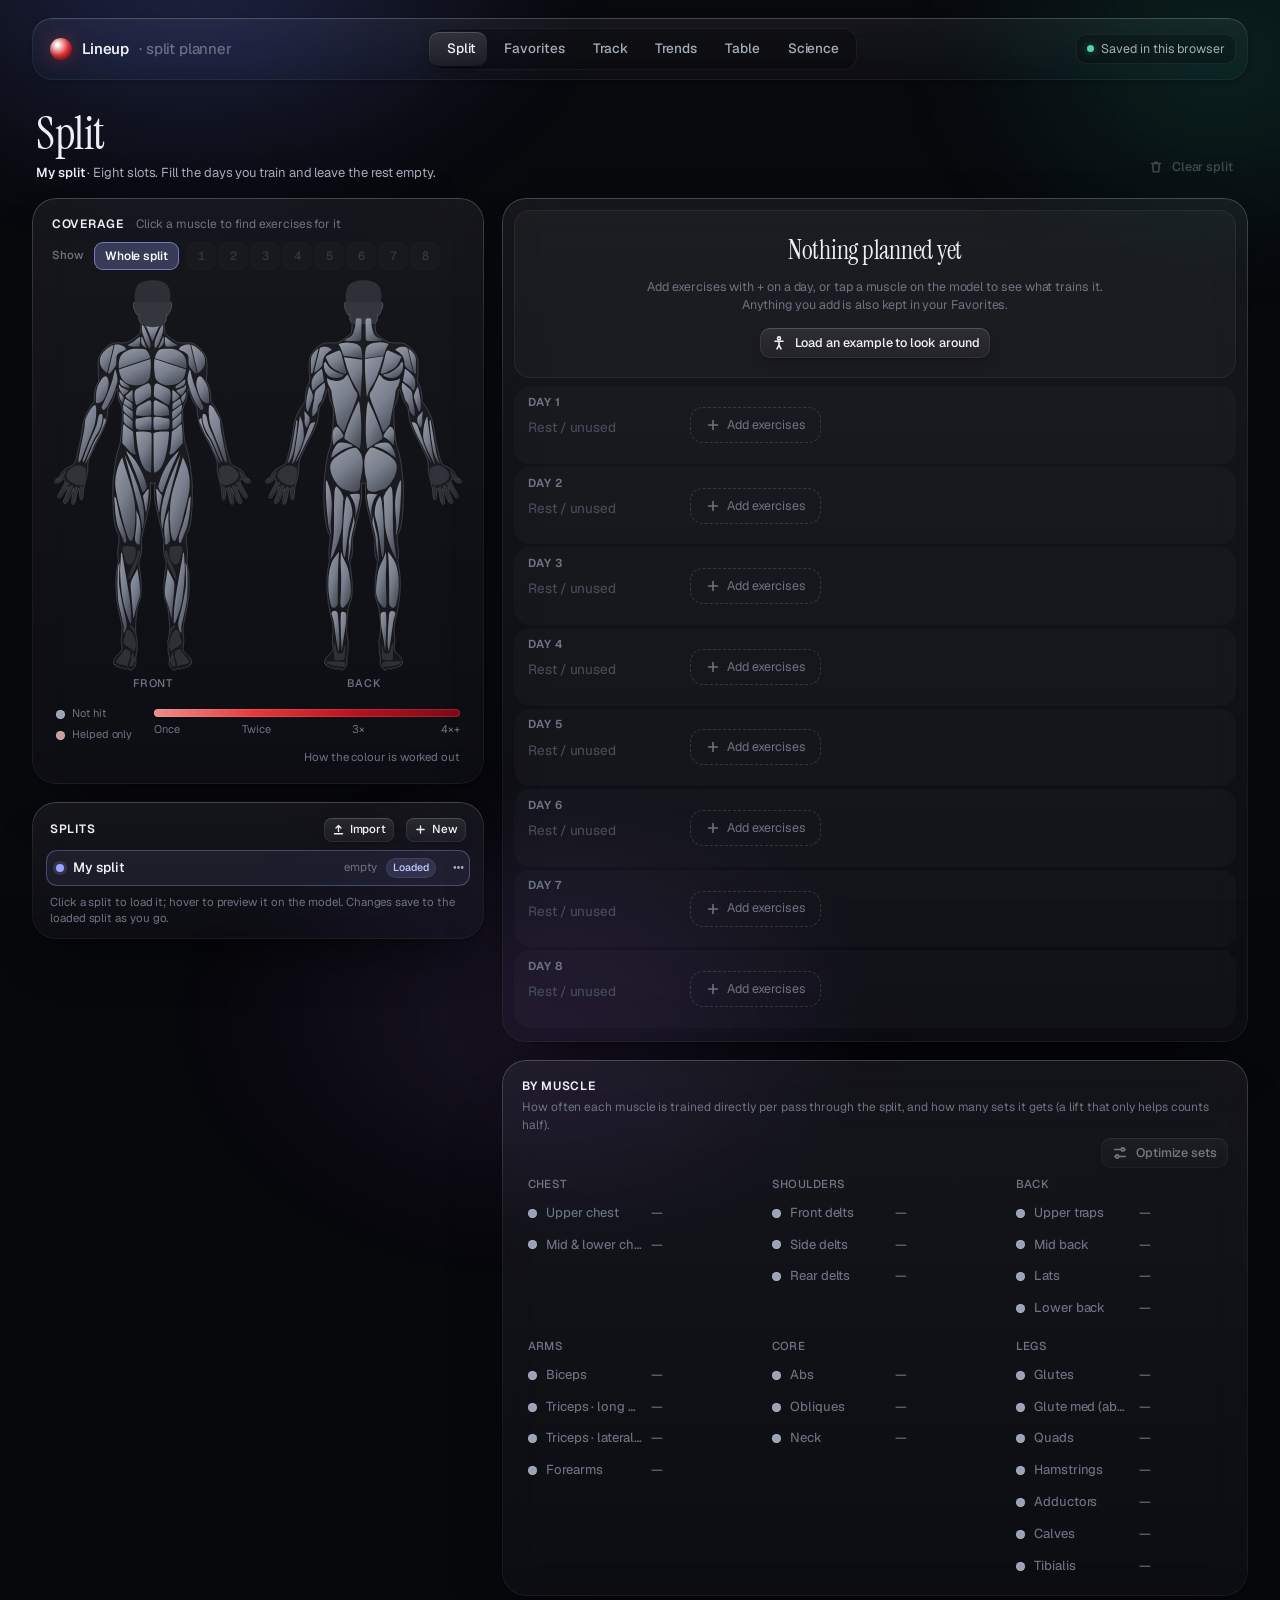
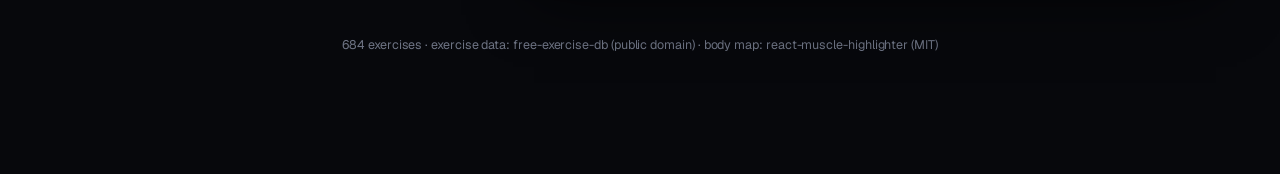
<file: web/index.html>
<!doctype html>
<html lang="en">
<head>
  <meta charset="utf-8">
  <meta name="viewport" content="width=device-width, initial-scale=1, viewport-fit=cover">
  <meta name="theme-color" content="#07080c">
  <title>Lineup</title>
  <link rel="icon" href="data:image/svg+xml,<svg xmlns='http://www.w3.org/2000/svg' viewBox='0 0 32 32'><defs><radialGradient id='g' cx='.32' cy='.3' r='.8'><stop offset='0' stop-color='%23fff'/><stop offset='.22' stop-color='%23f6c4c4'/><stop offset='.55' stop-color='%23e5383b'/><stop offset='1' stop-color='%237d0915'/></radialGradient></defs><circle cx='16' cy='16' r='14' fill='url(%23g)'/></svg>">
  <link rel="stylesheet" href="css/app.css">
</head>
<body>
  <div class="aurora" aria-hidden="true"><i></i><i></i><i></i></div>
  <div class="grain" aria-hidden="true"></div>

  <div class="shell">
    <header class="topbar glass">
      <div class="brand"><div class="brand-orb"></div>Lineup <span>· split planner</span></div>
      <nav id="nav" aria-label="Pages"></nav>
      <div class="top-right">
        <div class="status" id="save-status" data-s="saved" role="status"><i class="dot"></i><span>Saved in this browser</span></div>
      </div>
    </header>

    <div id="notices" aria-live="polite"></div>
    <main id="view">
      <div class="loading"><div class="spinner"></div><div>Loading exercises…</div></div>
    </main>
    <footer class="foot-note sub" id="catalog-info"></footer>
  </div>

  <script type="module" src="js/app.js"></script>
</body>
</html>
</file>
<file: web/css/app.css>
/* ==========================================================================
   Lineup: design system (Draftboard's foundations: dark glass, aurora, grain)
   The red on the body is the colour. Everything else stays quiet.
   ========================================================================== */

@font-face { font-family: "Geist"; src: url("../fonts/geist-latin-wght-normal.woff2") format("woff2"); font-weight: 100 900; font-display: swap; }
@font-face { font-family: "Geist Mono"; src: url("../fonts/geist-mono-latin-wght-normal.woff2") format("woff2"); font-weight: 100 900; font-display: swap; }
@font-face { font-family: "Instrument Serif"; src: url("../fonts/instrument-serif-latin-400-normal.woff2") format("woff2"); font-weight: 400; font-display: swap; }
@font-face { font-family: "Instrument Serif"; src: url("../fonts/instrument-serif-latin-400-italic.woff2") format("woff2"); font-weight: 400; font-style: italic; font-display: swap; }

:root {
  color-scheme: dark;

  /* surfaces */
  --bg: #07080c;
  --glass: rgba(255, 255, 255, 0.045);
  --glass-2: rgba(255, 255, 255, 0.07);
  --glass-3: rgba(255, 255, 255, 0.10);
  --line: rgba(255, 255, 255, 0.075);
  --line-2: rgba(255, 255, 255, 0.13);
  --hair: rgba(255, 255, 255, 0.06);

  /* ink */
  --ink-1: #eef0f6;
  --ink-2: #a6acba;
  --ink-3: #6d7383;
  --ink-4: #474c59;

  /* accent: a cool aurora, used sparingly */
  --accent: #9aa5ff;
  --accent-2: #7fe0cc;
  --accent-grad: linear-gradient(135deg, #b3bbff 0%, #8e9aff 42%, #78d9c6 100%);
  --accent-glow: rgba(142, 154, 255, 0.45);
  --warm: #f2b65e;

  /* status */
  --good: #55d3a7;
  --warn: #f2b65e;
  --bad: #ff8080;

  /* the body: silver until trained, then one red getting deeper (see js/metrics.js) */
  --silver: #9ba2b4;
  --heat-1: #f08c8c;
  --heat-2: #e5383b;
  --heat-3: #b8111f;
  /* charts: one series per chart, in the accent */
  --series: #9aa5ff;

  /* type */
  --font-ui: "Geist", ui-sans-serif, system-ui, -apple-system, "Segoe UI", sans-serif;
  --font-display: "Instrument Serif", "Iowan Old Style", Georgia, serif;
  --font-mono: "Geist Mono", ui-monospace, "Cascadia Mono", monospace;

  /* shape */
  --r-xl: 24px;
  --r-lg: 18px;
  --r-md: 12px;
  --r-sm: 8px;

  /* motion */
  --ease-out: cubic-bezier(.16, 1, .3, 1);
  --ease-in-out: cubic-bezier(.65, 0, .35, 1);
  --spring: linear(0, 0.009, 0.035 2.1%, 0.141 4.4%, 0.723 12.9%, 0.938 16.7%, 1.017 19.4%, 1.077 22.5%, 1.098 25.3%, 1.097 28.2%, 1.072 32.4%, 1.006 41.4%, 0.987 47.2%, 0.985 50%, 1.002 66.2%, 1);
  --spring-soft: linear(0, 0.006, 0.025 2.8%, 0.101 6.1%, 0.539 18.9%, 0.721 25.3%, 0.849 31.5%, 0.937 38.1%, 0.968 41.8%, 0.991 45.7%, 1.006 50.1%, 1.015 55%, 1.017 63.9%, 1.001 85.9%, 1);
  --t-fast: 140ms;
  --t-med: 280ms;
}

* { box-sizing: border-box; }
html, body { margin: 0; }
html { background: var(--bg); }
body {
  min-height: 100vh;
  background: var(--bg);
  color: var(--ink-1);
  font-family: var(--font-ui);
  font-size: 14px;
  line-height: 1.45;
  letter-spacing: -0.005em;
  -webkit-font-smoothing: antialiased;
  -moz-osx-font-smoothing: grayscale;
  font-feature-settings: "ss01", "cv11";
  overflow-x: hidden;
}
button, input, select, textarea { font: inherit; color: inherit; letter-spacing: inherit; }
::selection { background: rgba(154, 165, 255, 0.35); }
img { -webkit-user-drag: none; }
[hidden] { display: none !important; }

/* ---------- ambient light + grain ---------- */
.aurora { position: fixed; inset: -20vh -10vw; z-index: 0; pointer-events: none; filter: blur(60px) saturate(120%); opacity: 0.9; }
.aurora i { position: absolute; border-radius: 50%; display: block; animation: drift 38s var(--ease-in-out) infinite alternate; }
.aurora i:nth-child(1) { width: 60vw; height: 50vh; left: -5vw; top: -8vh; background: radial-gradient(closest-side, rgba(109, 124, 223, 0.30), transparent); }
.aurora i:nth-child(2) { width: 45vw; height: 45vh; right: -8vw; top: 4vh; background: radial-gradient(closest-side, rgba(45, 165, 139, 0.20), transparent); animation-duration: 46s; animation-delay: -12s; }
.aurora i:nth-child(3) { width: 55vw; height: 50vh; left: 25vw; bottom: -18vh; background: radial-gradient(closest-side, rgba(149, 101, 199, 0.16), transparent); animation-duration: 52s; animation-delay: -20s; }
@keyframes drift { to { transform: translate3d(4vw, 3vh, 0) scale(1.08); } }
.grain {
  position: fixed; inset: 0; z-index: 1; pointer-events: none; opacity: 0.06; mix-blend-mode: overlay;
  background-image: url("data:image/svg+xml;utf8,<svg xmlns='http://www.w3.org/2000/svg' width='220' height='220'><filter id='n'><feTurbulence type='fractalNoise' baseFrequency='.85' numOctaves='3' stitchTiles='stitch'/><feColorMatrix values='0 0 0 0 1  0 0 0 0 1  0 0 0 0 1  0 0 0 .9 0'/></filter><rect width='100%' height='100%' filter='url(%23n)'/></svg>");
}

/* ---------- glass primitives ---------- */
.glass {
  position: relative;
  background: linear-gradient(180deg, rgba(255, 255, 255, 0.058) 0%, rgba(255, 255, 255, 0.024) 100%);
  backdrop-filter: blur(22px) saturate(140%);
  -webkit-backdrop-filter: blur(22px) saturate(140%);
  border-radius: var(--r-xl);
  box-shadow: 0 30px 60px -32px rgba(0, 0, 0, 0.75), 0 2px 6px -2px rgba(0, 0, 0, 0.35);
}
.glass::before {
  content: ""; position: absolute; inset: 0; border-radius: inherit; padding: 1px; pointer-events: none;
  background: linear-gradient(180deg, rgba(255, 255, 255, 0.20), rgba(255, 255, 255, 0.06) 30%, rgba(255, 255, 255, 0.035) 70%, rgba(255, 255, 255, 0.06));
  -webkit-mask: linear-gradient(#000 0 0) content-box, linear-gradient(#000 0 0);
  -webkit-mask-composite: xor; mask-composite: exclude;
}

/* ---------- layout shell ---------- */
.shell { position: relative; z-index: 2; max-width: 1400px; margin: 0 auto; padding: 18px 32px 120px; }
.topbar {
  position: sticky; top: 14px; z-index: 50;
  display: grid; grid-template-columns: 1fr auto 1fr; align-items: center; gap: 16px;
  padding: 10px 12px 10px 18px; border-radius: 20px; margin-bottom: 30px;
}
.brand { display: flex; align-items: center; gap: 10px; font-weight: 560; font-size: 15px; letter-spacing: -0.01em; }
.brand-orb {
  width: 22px; height: 22px; border-radius: 50%;
  background: radial-gradient(circle at 32% 30%, #fff 0 6%, #f6c4c4 20%, #e5383b 52%, #7d0915 92%);
  box-shadow: 0 0 18px -2px rgba(229, 56, 59, 0.5), inset 0 -2px 6px rgba(0, 0, 0, 0.35);
}
.brand span { color: var(--ink-3); font-weight: 450; }
.top-right { display: flex; justify-content: flex-end; align-items: center; gap: 10px; }
.status { display: inline-flex; align-items: center; gap: 7px; height: 30px; padding: 0 11px; border-radius: 10px; font-size: 12.5px; color: var(--ink-2); background: rgba(0, 0, 0, 0.25); box-shadow: inset 0 0 0 1px var(--hair); white-space: nowrap; }
.status .dot { width: 7px; height: 7px; border-radius: 50%; background: var(--good); box-shadow: 0 0 10px -1px var(--good); transition: background var(--t-med); }
.status[data-s="saving"] .dot { background: var(--accent); box-shadow: 0 0 10px -1px var(--accent); animation: pulse 900ms var(--ease-in-out) infinite alternate; }
.status[data-s="error"] .dot, .status[data-s="older"] .dot { background: var(--warn); box-shadow: 0 0 10px -1px var(--warn); }
.status .where { margin-left: -3px; }
.status:not([data-s="saved"]) .where { display: none; }
.pop .menu-note { padding: 2px 10px 6px; font-size: 12px; line-height: 1.45; color: var(--ink-3); }
.pop .menu-note.small { padding: 4px 10px 4px; font-size: 11px; color: var(--ink-4); }
/* the one note about your data (an older copy of the file was opened), under the top bar */
#notices:empty { display: none; }
#notices { display: grid; gap: 10px; margin: -14px 0 22px; }
.notice {
  display: flex; align-items: center; gap: 12px; padding: 11px 12px 11px 15px; border-radius: 14px; font-size: 13px; line-height: 1.5; color: var(--ink-2);
  background: linear-gradient(180deg, rgba(255, 255, 255, 0.05), rgba(255, 255, 255, 0.025)); box-shadow: inset 0 0 0 1px var(--line-2);
  backdrop-filter: blur(18px); -webkit-backdrop-filter: blur(18px); animation: optIn 320ms var(--ease-out) both;
}
.notice > svg { flex: none; width: 16px; height: 16px; color: var(--ink-3); }
.notice p { margin: 0; flex: 1; min-width: 0; }
.notice p b { color: var(--ink-1); font-weight: 560; }
.notice .acts { display: flex; align-items: center; gap: 6px; flex: none; }
.notice.warn { background: linear-gradient(180deg, rgba(242, 182, 94, 0.09), rgba(242, 182, 94, 0.04)); box-shadow: inset 0 0 0 1px rgba(242, 182, 94, 0.28); }
.notice.warn > svg { color: #f2b65e; }
@media (max-width: 640px) {
  .notice { display: grid; grid-template-columns: 16px minmax(0, 1fr); align-items: start; gap: 8px 10px; }
  .notice > svg { margin-top: 3px; }
  .notice .acts { grid-column: 2; }
}
.status[role="button"] { cursor: pointer; transition: color var(--t-fast), background var(--t-fast); }
.status[role="button"]:hover, .status[role="button"]:focus-visible { color: var(--ink-1); background: rgba(255, 255, 255, 0.06); }
@keyframes pulse { to { opacity: 0.35; } }

/* segmented control with a sliding glass indicator */
.seg { position: relative; display: inline-flex; padding: 4px; border-radius: 14px; background: rgba(0, 0, 0, 0.25); box-shadow: inset 0 0 0 1px var(--hair); }
.seg button {
  position: relative; z-index: 1; border: 0; background: none; cursor: pointer; display: inline-flex; align-items: center; gap: 6px;
  padding: 7px 14px; border-radius: 10px; color: var(--ink-2); font-weight: 500; font-size: 13.5px;
  transition: color var(--t-med) var(--ease-out), transform var(--t-fast) var(--spring);
}
.seg button:hover { color: var(--ink-1); }
.seg button[aria-pressed="true"] { color: var(--ink-1); }
.seg button:active { transform: scale(0.96); }
.seg .ind {
  position: absolute; z-index: 0; top: 4px; bottom: 4px; left: 0; width: 0; border-radius: 10px;
  background: linear-gradient(180deg, rgba(255, 255, 255, 0.13), rgba(255, 255, 255, 0.06));
  box-shadow: inset 0 1px 0 rgba(255, 255, 255, 0.16), 0 6px 16px -6px rgba(0, 0, 0, 0.6);
  transition: transform 520ms var(--spring-soft), width 520ms var(--spring-soft);
}
.seg.small button { padding: 5px 11px; font-size: 12.5px; }

/* ---------- buttons ---------- */
.btn {
  display: inline-flex; align-items: center; justify-content: center; gap: 8px;
  height: 36px; padding: 0 14px; border-radius: 12px; border: 0; cursor: pointer; white-space: nowrap;
  color: var(--ink-1); font-weight: 520; font-size: 13.5px;
  background: linear-gradient(180deg, rgba(255, 255, 255, 0.085), rgba(255, 255, 255, 0.035));
  box-shadow: inset 0 0 0 1px var(--line), inset 0 1px 0 rgba(255, 255, 255, 0.10), 0 4px 12px -6px rgba(0, 0, 0, 0.6);
  transition: transform 220ms var(--spring), box-shadow var(--t-med) var(--ease-out), background var(--t-med) var(--ease-out), opacity var(--t-med), color var(--t-med);
}
.btn:hover { background: linear-gradient(180deg, rgba(255, 255, 255, 0.12), rgba(255, 255, 255, 0.05)); box-shadow: inset 0 0 0 1px var(--line-2), inset 0 1px 0 rgba(255, 255, 255, 0.14), 0 8px 18px -8px rgba(0, 0, 0, 0.6); }
.btn:active { transform: scale(0.965) translateY(0.5px); transition-duration: 90ms; }
.btn:disabled { opacity: 0.45; pointer-events: none; }
.btn.primary {
  color: #0a0c14; font-weight: 600;
  background: var(--accent-grad); background-size: 160% 100%; background-position: 0% 0;
  box-shadow: inset 0 1px 0 rgba(255, 255, 255, 0.55), inset 0 -1px 0 rgba(0, 0, 0, 0.12), 0 10px 26px -10px var(--accent-glow);
  transition: transform 220ms var(--spring), background-position 600ms var(--ease-out), box-shadow var(--t-med);
}
.btn.primary:hover { background-position: 100% 0; box-shadow: inset 0 1px 0 rgba(255, 255, 255, 0.6), 0 14px 32px -10px var(--accent-glow); }
.btn.ghost { background: none; box-shadow: none; color: var(--ink-2); }
.btn.ghost:hover { color: var(--ink-1); background: var(--glass); }
.btn.sm { height: 30px; padding: 0 11px; font-size: 12.5px; border-radius: 10px; }
.btn.xs { height: 24px; padding: 0 8px; font-size: 11.5px; border-radius: 8px; gap: 5px; }
.icon-btn { width: 34px; padding: 0; }
.btn.sm.icon-btn { width: 30px; }
.btn.xs.icon-btn { width: 24px; }
.btn svg { width: 16px; height: 16px; flex: none; }
.btn.xs svg { width: 13px; height: 13px; }
.btn.danger:hover { color: var(--bad); }
.clear-btn.confirm { color: var(--bad); box-shadow: inset 0 0 0 1px color-mix(in oklab, var(--bad) 55%, transparent); background: color-mix(in oklab, var(--bad) 10%, transparent); }
.clear-btn:disabled { opacity: 0.35; cursor: default; }

/* ---------- inputs ---------- */
.input {
  height: 36px; padding: 0 12px; border-radius: 12px; border: 0; outline: none; color: var(--ink-1);
  background: rgba(0, 0, 0, 0.28); box-shadow: inset 0 0 0 1px var(--line);
  transition: box-shadow var(--t-med) var(--ease-out), background var(--t-med);
}
.input::placeholder, textarea::placeholder { color: var(--ink-3); }
.input:focus { box-shadow: inset 0 0 0 1px rgba(154, 165, 255, 0.55), 0 0 0 4px rgba(154, 165, 255, 0.12); background: rgba(0, 0, 0, 0.35); }
.search { position: relative; display: inline-flex; }
.search > svg { position: absolute; left: 11px; top: 50%; translate: 0 -50%; width: 15px; height: 15px; color: var(--ink-3); pointer-events: none; }
.search .input { padding-left: 34px; width: 100%; }
.search kbd { position: absolute; right: 9px; top: 50%; translate: 0 -50%; font: 500 11px var(--font-mono); color: var(--ink-3); padding: 1px 6px; border-radius: 6px; box-shadow: inset 0 0 0 1px var(--line-2); pointer-events: none; }
.search .input:focus + kbd { opacity: 0; }
:focus-visible { outline: 2px solid rgba(154, 165, 255, 0.7); outline-offset: 2px; }
.input:focus-visible, textarea:focus-visible { outline: none; }
input[type="number"] { -moz-appearance: textfield; }
input[type="number"]::-webkit-inner-spin-button, input[type="number"]::-webkit-outer-spin-button { -webkit-appearance: none; margin: 0; }

/* ---------- popovers / menus ---------- */
.pop {
  position: fixed; z-index: 100; min-width: 200px; max-height: min(460px, 72vh); overflow: auto;
  padding: 6px; border-radius: 16px;
  background: linear-gradient(180deg, rgba(30, 33, 44, 0.92), rgba(18, 20, 28, 0.94));
  backdrop-filter: blur(24px) saturate(150%); -webkit-backdrop-filter: blur(24px) saturate(150%);
  box-shadow: inset 0 0 0 1px var(--line-2), inset 0 1px 0 rgba(255, 255, 255, 0.10), 0 24px 60px -16px rgba(0, 0, 0, 0.8);
  transform-origin: var(--origin, top center);
  animation: popIn 260ms var(--spring-soft) both;
  scrollbar-width: thin;
}
.pop.out { animation: popOut 150ms var(--ease-out) both; }
@keyframes popIn { from { opacity: 0; transform: translateY(-6px) scale(0.96); } }
@keyframes popOut { to { opacity: 0; transform: translateY(-4px) scale(0.98); } }
.pop .opt {
  display: flex; align-items: center; gap: 10px; width: 100%; border: 0; background: none; cursor: pointer; text-align: left;
  padding: 8px 10px; border-radius: 10px; color: var(--ink-1); font-size: 13.5px;
  animation: optIn 320ms var(--ease-out) both; animation-delay: calc(var(--i, 0) * 12ms);
  transition: background var(--t-fast), color var(--t-fast);
}
.pop .opt:hover, .pop .opt.kb { background: rgba(255, 255, 255, 0.07); }
.pop .opt:disabled { color: var(--ink-4); cursor: default; background: none; }
.pop .opt svg { width: 15px; height: 15px; color: var(--ink-3); flex: none; }
.pop .opt .check { margin-left: auto; color: var(--accent); opacity: 0; }
.pop .opt[aria-selected="true"] .check { opacity: 1; }
.pop .opt.danger { color: var(--bad); }
.pop .opt.danger svg { color: var(--bad); }
.pop .opt .hint { margin-left: auto; color: var(--ink-3); font-size: 12px; }
.pop .sep { height: 1px; background: var(--hair); margin: 6px 4px; }
.pop .head { padding: 8px 10px 4px; font-size: 11.5px; color: var(--ink-3); font-weight: 500; display: flex; align-items: center; gap: 8px; }
@keyframes optIn { from { opacity: 0; transform: translateY(-3px); } }
.pop .search { display: flex; margin: 2px 2px 6px; }

/* ---------- typography ---------- */
.display { font-family: var(--font-display); font-weight: 400; letter-spacing: -0.01em; }
.sub { color: var(--ink-3); font-size: 12.5px; }
.eyebrow { font-size: 11.5px; color: var(--ink-3); font-weight: 520; letter-spacing: 0.02em; text-transform: uppercase; }
.num { font-variant-numeric: tabular-nums; }
.mono-t { font-family: var(--font-mono); font-size: 12px; }
.page-head { display: flex; align-items: flex-end; justify-content: space-between; gap: 18px; margin: 4px 4px 16px; }
.page-head h1 { margin: 0; font-size: 46px; line-height: 1; }
.page-head h2 { margin: 0; font-size: 36px; line-height: 1; }
.page-head .sub { margin-top: 8px; font-size: 13px; color: var(--ink-2); }
.page-head .sub b { color: var(--ink-1); font-weight: 540; }

.chip {
  display: inline-flex; align-items: center; gap: 6px; height: 24px; padding: 0 9px; border-radius: 999px;
  font-size: 12px; font-weight: 520; color: var(--ink-1); background: var(--glass-2); box-shadow: inset 0 0 0 1px var(--line);
  white-space: nowrap; border: 0;
}
.chip svg { width: 12px; height: 12px; }
.chip.good { color: var(--good); background: rgba(85, 211, 167, 0.10); box-shadow: inset 0 0 0 1px rgba(85, 211, 167, 0.22); }
.chip.muted { color: var(--ink-3); background: rgba(255, 255, 255, 0.03); }
.chip.warn { color: var(--warn); background: rgba(242, 182, 94, 0.09); box-shadow: inset 0 0 0 1px rgba(242, 182, 94, 0.24); }

/* entrance choreography */
.enter { animation: rise 640ms var(--ease-out) both; animation-delay: calc(var(--i, 0) * 50ms); }
@keyframes rise { from { opacity: 0; transform: translateY(10px); filter: blur(5px); } to { opacity: 1; transform: none; filter: blur(0); } }

/* smooth height expansion */
.collapse { display: grid; grid-template-rows: 0fr; transition: grid-template-rows 460ms var(--ease-out); }
.collapse > .inner { overflow: hidden; min-height: 0; }
.collapse.open { grid-template-rows: 1fr; }
.collapse > .inner > * { opacity: 0; transform: translateY(-6px); transition: opacity 260ms var(--ease-out), transform 360ms var(--ease-out); }
.collapse.open > .inner > * { opacity: 1; transform: none; transition-delay: 90ms; }

/* ---------- small shared bits ---------- */
#nav { justify-self: center; }
.head-actions { display: flex; align-items: center; gap: 8px; flex-wrap: wrap; justify-content: flex-end; }
.input.select { padding-right: 28px; appearance: none; -webkit-appearance: none; cursor: pointer; max-width: 100%;
  background-image: url("data:image/svg+xml;utf8,<svg xmlns='http://www.w3.org/2000/svg' viewBox='0 0 16 16' fill='none' stroke='%23a6acba' stroke-width='1.6' stroke-linecap='round' stroke-linejoin='round'><path d='m4 6 4 4 4-4'/></svg>");
  background-repeat: no-repeat; background-position: right 8px center; background-size: 14px; }
.input.select option, .input.select optgroup { background: #171a23; color: var(--ink-1); }
/* the muscle dropdown: group names are choices too, with their muscles indented under them */
.msel { display: inline-flex; align-items: center; width: 190px; text-align: left; font: inherit; font-size: 13.5px; color: var(--ink-1); }
.msel .ms-v { overflow: hidden; text-overflow: ellipsis; white-space: nowrap; }
.msel[aria-expanded="true"] { box-shadow: inset 0 0 0 1px rgba(154, 165, 255, 0.55), 0 0 0 4px rgba(154, 165, 255, 0.12); }
.pk-top .msel { width: 150px; }
.msel-pop {
  position: fixed; z-index: 120; overflow: auto; padding: 6px; border-radius: 14px; outline: none; scrollbar-width: thin;
  background: linear-gradient(180deg, rgba(30, 33, 44, 0.96), rgba(18, 20, 28, 0.97));
  backdrop-filter: blur(24px) saturate(150%); -webkit-backdrop-filter: blur(24px) saturate(150%);
  box-shadow: inset 0 0 0 1px var(--line-2), inset 0 1px 0 rgba(255, 255, 255, 0.10), 0 24px 60px -16px rgba(0, 0, 0, 0.85);
  transform-origin: var(--origin, top center); animation: popIn 200ms var(--spring-soft) both;
}
.ms-o { padding: 6px 10px; border-radius: 8px; font-size: 13px; line-height: 1.3; color: var(--ink-2); cursor: pointer; user-select: none; }
.ms-o.grp { margin-top: 4px; font-weight: 640; color: var(--ink-1); }
.ms-o.mus { padding-left: 24px; }
.ms-o.kb { background: rgba(255, 255, 255, 0.07); color: var(--ink-1); }
.ms-o[aria-selected="true"] { color: #fff; background: rgba(154, 165, 255, 0.22); }
.ms-o[aria-selected="true"].kb { background: rgba(154, 165, 255, 0.30); }
.input.date, .cell.date { color-scheme: dark; font-variant-numeric: tabular-nums; }
.input.wide { width: 100%; }
.grow { flex: 1; }
.link { border: 0; background: none; padding: 0; color: var(--ink-1); cursor: pointer; font: inherit; text-align: left; }
.link:hover { color: #c3c9ff; text-decoration: underline; text-underline-offset: 3px; }
.chip .sw, .cov-row .sw { width: 9px; height: 9px; border-radius: 50%; flex: none; background: var(--silver); box-shadow: inset 0 0 0 1px rgba(255, 255, 255, 0.18); }
.chips { display: flex; flex-wrap: wrap; gap: 6px; }
.ss-t { font-size: 12px; font-weight: 600; letter-spacing: 0.06em; text-transform: uppercase; color: var(--ink-1); }
.h-section { font-size: 14px; font-weight: 560; letter-spacing: -0.01em; }
.page-head.sub-head { margin-top: 44px; }
.foot-note { text-align: center; margin-top: 40px; }
.card { padding: 22px 24px; }
.loading { display: grid; place-items: center; min-height: 50vh; color: var(--ink-3); gap: 12px; }
.spinner { width: 26px; height: 26px; border-radius: 50%; border: 2px solid rgba(255, 255, 255, 0.1); border-top-color: var(--accent); animation: spin 800ms linear infinite; }
@keyframes spin { to { transform: rotate(360deg); } }
.empty { display: grid; justify-items: center; gap: 8px; text-align: center; padding: 26px 16px 22px; color: var(--ink-2); }
.empty .display { font-size: 26px; color: var(--ink-1); }
.empty .sub { max-width: 460px; }
.empty .btn { margin-top: 6px; }

/* ==========================================================================
   Exercise tile: a crop of the body with the trained muscles lit
   ========================================================================== */
.xf {
  --sz: 64px;
  position: relative; flex: none; width: var(--sz); height: var(--sz);
  border-radius: calc(var(--sz) * 0.22);
  background: radial-gradient(120% 120% at 28% 12%, rgba(255, 255, 255, 0.10), rgba(255, 255, 255, 0.02) 62%), #10121a;
  box-shadow: 0 10px 18px -12px rgba(0, 0, 0, 0.9);
  transition: transform 320ms var(--spring), box-shadow var(--t-med) var(--ease-out);
}
.xf::after { /* glass ring: bright on top, deep at the bottom */
  content: ""; position: absolute; inset: 0; border-radius: inherit; padding: 1.5px; pointer-events: none;
  background: linear-gradient(165deg, rgba(255, 255, 255, 0.42), rgba(255, 255, 255, 0.12) 40%, rgba(255, 255, 255, 0.05));
  -webkit-mask: linear-gradient(#000 0 0) content-box, linear-gradient(#000 0 0);
  -webkit-mask-composite: xor; mask-composite: exclude;
}
.xf .port { display: block; width: 100%; height: 100%; border-radius: inherit; object-fit: cover; }
.xf.blank { background: rgba(255, 255, 255, 0.03); box-shadow: inset 0 0 0 1px var(--line); }
.xf .eqb {
  position: absolute; top: -5px; right: -5px; z-index: 2; width: clamp(17px, calc(var(--sz) * 0.32), 24px); aspect-ratio: 1; border-radius: 34%;
  display: grid; place-items: center; color: var(--ink-2); background: rgba(16, 18, 26, 0.94); box-shadow: inset 0 0 0 1px var(--line-2), 0 2px 5px -1px rgba(0, 0, 0, 0.6);
}
.xf .eqb svg { width: 72%; height: 72%; }
.xf .mk { position: absolute; left: -5px; top: -5px; z-index: 2; width: 17px; height: 17px; border-radius: 6px; display: grid; place-items: center; box-shadow: 0 2px 6px -1px rgba(0, 0, 0, 0.6); }
.xf .mk svg { width: 11px; height: 11px; stroke-width: 2.2; }
.xf .mk.in-split { background: linear-gradient(180deg, #9ff0de, #6fd6c1); color: #0b1512; }
.xf .mk.is-fav { background: linear-gradient(180deg, #ffe1ad, #f2b65e); color: #2a1a00; }
.xf .sets {
  position: absolute; left: 3px; bottom: 3px; z-index: 2;
  font: 650 9.5px/1 var(--font-mono); letter-spacing: 0.02em; padding: 3px 4px 2px; border-radius: 5px;
  color: #e6e9f2; background: rgba(8, 9, 14, 0.82); box-shadow: inset 0 0 0 1px var(--line-2);
}

/* tile + name */
.bx {
  display: grid; justify-items: center; align-content: start; gap: 6px; padding: 8px 2px 5px; width: 78px; border-radius: 14px; border: 0; background: none; cursor: pointer;
  color: var(--ink-2); font-size: 11.5px; min-width: 0;
  transition: background var(--t-fast), color var(--t-fast);
}
.bx:hover { background: rgba(255, 255, 255, 0.04); color: var(--ink-1); }
.bx:hover .xf { transform: translateY(-2px); }
.bx .nm { display: -webkit-box; -webkit-line-clamp: 2; -webkit-box-orient: vertical; overflow: hidden; text-align: center; line-height: 1.22; max-width: 100%; padding: 0 2px; min-height: 2.44em; }
.bx .cap { margin-top: -3px; font: 500 10px/1 var(--font-mono); color: var(--ink-3); }
.bx-wrap { position: relative; transition: opacity var(--t-med); }
.bx-wrap.dragging { opacity: 0.4; }
.bx-wrap.dim { opacity: 0.25; }
.bx-wrap.before::before { content: ""; position: absolute; left: -3px; top: 8px; bottom: 30px; width: 2px; border-radius: 2px; background: var(--accent); box-shadow: 0 0 10px var(--accent-glow); }
.bx-wrap .rx {
  position: absolute; top: 2px; left: 4px; z-index: 3; width: 20px; height: 20px; border-radius: 7px; border: 0; cursor: pointer;
  display: grid; place-items: center; color: var(--ink-2); background: rgba(10, 12, 18, 0.88); box-shadow: inset 0 0 0 1px var(--line-2);
  opacity: 0; transition: opacity var(--t-fast), color var(--t-fast);
}
.bx-wrap .rx svg { width: 11px; height: 11px; }
.bx-wrap:hover .rx, .bx-wrap .rx:focus-visible { opacity: 1; }
.bx-wrap .rx:hover { color: var(--bad); }
.bx-wrap .rx.star { top: 3px; left: 4px; width: 17px; height: 17px; border-radius: 6px; }
.bx-wrap .rx.star:hover { color: #f2b65e; }
.bx-wrap .rx.star.on { opacity: 1; background: linear-gradient(180deg, #ffe1ad, #f2b65e); color: #2a1a00; box-shadow: 0 2px 6px -1px rgba(0, 0, 0, 0.6); }

/* panels + rows (days on Split, muscle groups on Favorites) */
.box-panel { padding: 18px 20px 22px; }
.box-toolbar { display: flex; flex-wrap: wrap; align-items: center; gap: 10px; margin-bottom: 18px; }
.box-toolbar .search { flex: 1 1 260px; max-width: 380px; }
.lanes { display: grid; gap: 3px; }
.lane {
  display: grid; grid-template-columns: 148px minmax(0, 1fr); gap: 14px; align-items: center;
  padding: 4px 10px 4px 14px; border-radius: 16px; background: rgba(255, 255, 255, 0.018); box-shadow: inset 0 0 0 1px transparent;
  transition: background var(--t-fast), box-shadow var(--t-fast);
}
.lane:hover { background: rgba(255, 255, 255, 0.03); }
.lane.over { background: rgba(154, 165, 255, 0.08); box-shadow: inset 0 0 0 1px rgba(154, 165, 255, 0.45); }
/* picking days to show on the model: the picked rows are outlined, the rest step back */
.days .lane:not(.empty-lane) { cursor: pointer; }
.days .lane .day-name { cursor: text; }
.days .lane-label .ln, .days .lane-label .lc { user-select: none; }
.lane.shown { background: rgba(154, 165, 255, 0.07); box-shadow: inset 0 0 0 1px rgba(154, 165, 255, 0.42); }
.lane.shown:hover { background: rgba(154, 165, 255, 0.10); }
.lane.shown .lane-label .ln { color: #c3c9ff; }
.lanes.filtering .lane:not(.shown) > * { opacity: 0.42; transition: opacity var(--t-med); }
.lanes.filtering .lane:not(.shown):hover > *, .lanes.filtering .lane:not(.shown):focus-within > * { opacity: 1; }
.lane-label { display: grid; gap: 2px; align-self: center; min-width: 0; }
.lane-label .ln { display: flex; align-items: center; gap: 4px; min-height: 24px; font-size: 11.5px; font-weight: 640; letter-spacing: 0.07em; text-transform: uppercase; color: var(--ink-1); }
.lane-more { opacity: 0.4; color: var(--ink-2); transition: opacity var(--t-fast), color var(--t-fast), background var(--t-fast); }
.lane:hover .lane-more, .lane-more:focus-visible { opacity: 1; }
.im-note { padding: 2px 10px 6px; font-size: 11.5px; line-height: 1.45; color: var(--ink-3); white-space: normal; }
.lane-label .lc { display: flex; align-items: baseline; gap: 6px; color: var(--ink-3); font-size: 11.5px; min-height: 18px; }
.lane-label .lc b { font-size: 15px; font-weight: 560; color: var(--ink-2); }
.lane.empty-lane .lane-label .ln { color: var(--ink-3); }
.lane-units { display: flex; flex-wrap: wrap; align-items: flex-start; gap: 2px 2px; min-height: 52px; }
.lane.empty-lane .lane-units { align-items: center; }
.day-name {
  width: 100%; border: 0; outline: none; background: none; padding: 2px 5px; margin-left: -5px; border-radius: 7px;
  font-size: 13.5px; font-weight: 540; color: var(--ink-1); transition: background var(--t-fast);
}
.day-name::placeholder { color: var(--ink-4); font-weight: 450; }
.day-name:hover { background: rgba(255, 255, 255, 0.04); }
.day-name:focus { background: rgba(0, 0, 0, 0.25); box-shadow: inset 0 0 0 1px rgba(154, 165, 255, 0.4); }
.lane-add {
  width: 40px; height: 40px; border-radius: 13px; border: 1px dashed rgba(255, 255, 255, 0.14); background: none; cursor: pointer; color: var(--ink-3);
  display: inline-flex; align-items: center; justify-content: center; gap: 6px; margin: 18px 0 0 8px; font-size: 12.5px; align-self: flex-start;
  transition: border-color var(--t-med), color var(--t-med), background var(--t-med), opacity var(--t-med);
}
.lane-add svg { width: 16px; height: 16px; }
.lane-add:hover { border-color: rgba(154, 165, 255, 0.55); color: var(--ink-1); background: rgba(154, 165, 255, 0.06); }
.lane:not(.empty-lane) .lane-add { opacity: 0.45; }
.lane:hover .lane-add, .lane-add:focus-visible { opacity: 1; }
.lane.empty-lane .lane-add { width: auto; padding: 0 14px; margin: 0; align-self: center; height: 36px; }

/* ==========================================================================
   Split: the model + the days
   ========================================================================== */
.split-grid { display: grid; grid-template-columns: 452px minmax(0, 1fr); gap: 18px; align-items: start; }
.split-left { display: grid; gap: 18px; align-content: start; }
.split-left.stick { position: sticky; top: 88px; }
.split-right { display: grid; gap: 18px; min-width: 0; }
.cover { padding: 18px 18px 16px; }
.cover-head { display: flex; flex-wrap: wrap; align-items: baseline; gap: 4px 12px; padding: 0 2px; margin-bottom: 8px; }
.cover-head .sub { font-size: 12px; }
.cover-head .grow { flex: 1; }
.cover.previewing .cover-head .sub { color: #c3c9ff; }

/* saved splits */
.splits-card { padding: 16px 14px 12px; }
.splits-card .cover-head { align-items: center; padding: 0 4px; }
.splits-card .cover-head .btn svg { width: 13px; height: 13px; }
.sp-list { display: grid; gap: 2px; }
.sp-row { display: flex; align-items: center; gap: 2px; border-radius: 11px; transition: background var(--t-fast), box-shadow var(--t-fast); }
.sp-row:hover { background: rgba(255, 255, 255, 0.04); }
.sp-row.on { background: rgba(154, 165, 255, 0.08); box-shadow: inset 0 0 0 1px rgba(154, 165, 255, 0.32); }
.sp-main { flex: 1; min-width: 0; display: flex; align-items: center; gap: 9px; padding: 8px 8px 8px 10px; border: 0; background: none; cursor: pointer; text-align: left; font: inherit; color: var(--ink-2); border-radius: 11px; }
.sp-row.on .sp-main { cursor: default; color: var(--ink-1); }
.sp-main .dot { width: 8px; height: 8px; border-radius: 50%; flex: none; box-shadow: inset 0 0 0 1.5px var(--ink-4); }
.sp-row.on .sp-main .dot { background: #9aa5ff; box-shadow: 0 0 0 3px rgba(154, 165, 255, 0.18); }
.sp-main .nm { font-size: 13.5px; font-weight: 540; overflow: hidden; text-overflow: ellipsis; white-space: nowrap; min-width: 0; }
.sp-main .mt { margin-left: auto; font-size: 11.5px; color: var(--ink-3); white-space: nowrap; flex: none; }
.sp-main .chip.loaded { flex: none; height: 20px; padding: 0 7px; font-size: 10.5px; color: #c3c9ff; background: rgba(154, 165, 255, 0.14); }
.sp-more { opacity: 0.45; flex: none; }
.sp-row:hover .sp-more, .sp-row.on .sp-more, .sp-more:focus-visible { opacity: 1; }
.sp-note { margin: 8px 4px 0; font-size: 11.5px; line-height: 1.45; color: var(--ink-3); }
.input.sp-name { height: 30px; width: 190px; font-size: 13px; padding: 0 9px; }
.page-head .split-name { color: var(--ink-1); }

/* share and import */
.share { display: grid; gap: 10px; padding: 8px 8px 6px; }
.share .sh-t { font-size: 14.5px; font-weight: 580; color: var(--ink-1); }
.share .sh-sub, .share .sh-what { font-size: 12.5px; line-height: 1.5; color: var(--ink-3); white-space: normal; }
.share .sh-err { font-size: 12.5px; line-height: 1.45; color: var(--bad); }
.share .sh-err:empty { display: none; }
.input.code { width: 100%; height: auto; min-height: 76px; padding: 9px 10px; resize: vertical; font: 11.5px/1.45 var(--font-mono); word-break: break-all; color: var(--ink-2); }
.share .sh-acts { display: flex; flex-wrap: wrap; align-items: center; gap: 8px; }
.fav-prev { display: grid; grid-template-columns: repeat(2, minmax(0, 1fr)); gap: 4px 10px; max-height: 264px; overflow: auto; scrollbar-width: thin; padding: 2px; }
.fav-prev .fp { display: flex; align-items: center; gap: 8px; min-width: 0; font-size: 12.5px; color: var(--ink-1); }
.fav-prev .fp span { overflow: hidden; text-overflow: ellipsis; white-space: nowrap; }
.fav-prev .fp.have { opacity: 0.5; }
.cover-head .chip.scope { align-self: center; color: #c3c9ff; background: rgba(154, 165, 255, 0.14); box-shadow: inset 0 0 0 1px rgba(154, 165, 255, 0.4); }
.cover-show { display: flex; flex-wrap: wrap; align-items: center; gap: 6px 8px; padding: 0 2px; margin: 2px 0 10px; }
/* while another split is previewed, the day picks (which belong to the loaded split) step back */
.cover.previewing .cover-show { opacity: 0.35; transition: opacity var(--t-fast); }
.cover-show .lbl { font-size: 11.5px; color: var(--ink-3); font-weight: 520; margin-right: 2px; }
.cover-show .all {
  height: 28px; padding: 0 11px; border-radius: 9px; border: 0; cursor: pointer; font: 540 12px var(--font-ui); color: var(--ink-2); white-space: nowrap;
  background: rgba(255, 255, 255, 0.04); box-shadow: inset 0 0 0 1px var(--hair); transition: background var(--t-fast), color var(--t-fast);
}
.cover-show .all:hover { background: rgba(255, 255, 255, 0.10); color: var(--ink-1); }
.cover-show .all[aria-pressed="true"] { color: #fff; background: rgba(154, 165, 255, 0.26); box-shadow: inset 0 0 0 1px rgba(154, 165, 255, 0.6); }
.days { padding: 12px 12px 14px; }
.split-empty { display: grid; justify-items: center; gap: 8px; text-align: center; padding: 22px 16px 20px; margin-bottom: 8px; color: var(--ink-2); border-radius: 16px; background: rgba(255, 255, 255, 0.025); box-shadow: inset 0 0 0 1px var(--hair); }
.split-empty .display { font-size: 26px; color: var(--ink-1); }
.split-empty .sub { max-width: 480px; }
.split-empty .btn { margin-top: 6px; }

/* the body */
@property --c { syntax: "<color>"; inherits: true; initial-value: #9ba2b4; }
.bodymap { display: grid; grid-template-columns: 1fr 1fr; gap: 6px; }
.bm-view { margin: 0; display: grid; justify-items: center; gap: 2px; }
.bm-view figcaption { font-size: 11px; color: var(--ink-3); font-weight: 520; letter-spacing: 0.05em; text-transform: uppercase; }
.bm-svg { display: block; width: 100%; height: auto; overflow: visible; }
.bm-grad { --c: var(--silver); transition: --c 560ms var(--ease-out); }
.bm-grad .g0 { stop-color: color-mix(in oklab, var(--c) 62%, white); }
.bm-grad .g1 { stop-color: var(--c); }
.bm-grad .g2 { stop-color: color-mix(in oklab, var(--c) 70%, black); }
.bm-out { fill: rgba(255, 255, 255, 0.03); stroke: rgba(255, 255, 255, 0.16); stroke-width: 1px; vector-effect: non-scaling-stroke; }
.bm-base path { fill: rgba(214, 220, 235, 0.13); }
.mz { opacity: 0.74; stroke: rgba(255, 255, 255, 0.0); stroke-width: 1px; vector-effect: non-scaling-stroke; transition: opacity 420ms var(--ease-out), filter var(--t-fast); }
.mz.lit { opacity: 1; }
.pickable .mz { cursor: pointer; }
.mz.hov { opacity: 1; stroke: rgba(255, 255, 255, 0.95); stroke-width: 1.4px; filter: brightness(1.18); }
.mz.sel { opacity: 1; stroke: #c3c9ff; stroke-width: 1.8px; }
.bodymap.previewing .mz:not(.pv1):not(.pv2) { opacity: 0.22; }
.mz.pv1 { opacity: 1; stroke: #fff; stroke-width: 1.6px; filter: brightness(1.15); }
.mz.pv2 { opacity: 0.85; stroke: rgba(255, 255, 255, 0.55); stroke-width: 1px; }
.bodymap.mini { max-width: 190px; gap: 2px; }
.bodymap.mini figcaption { display: none; }
.bodymap.mini .mz { opacity: 0.4; }
.bodymap.mini .mz.lit { opacity: 1; }
.bm-tip {
  position: fixed; z-index: 110; pointer-events: none; opacity: 0; display: grid; gap: 1px; padding: 7px 10px; border-radius: 10px; font-size: 12px; white-space: nowrap;
  background: rgba(20, 22, 30, 0.96); box-shadow: inset 0 0 0 1px var(--line-2), 0 10px 24px -8px rgba(0, 0, 0, 0.8); transition: opacity var(--t-fast);
}
.bm-tip.on { opacity: 1; }
.bm-tip b { font-weight: 560; font-size: 13px; }
.bm-tip span { color: var(--ink-2); }

.legend { margin: 14px 6px 2px; display: grid; grid-template-columns: auto minmax(0, 1fr); gap: 6px 22px; align-items: start; }
.legend .keys { display: grid; gap: 5px; font-size: 11px; color: var(--ink-3); }
.legend .key { display: inline-flex; align-items: center; gap: 7px; white-space: nowrap; }
.legend .key .sw { width: 9px; height: 9px; border-radius: 50%; flex: none; box-shadow: inset 0 0 0 1px rgba(255, 255, 255, 0.18); }
.legend .scale { padding-top: 3px; }
.legend .bar { height: 8px; border-radius: 99px; box-shadow: inset 0 0 0 1px rgba(255, 255, 255, 0.10); }
.legend .ticks { position: relative; height: 18px; margin-top: 5px; font-size: 11px; color: var(--ink-3); }
.legend .ticks span { position: absolute; top: 0; translate: -50% 0; white-space: nowrap; }
.legend .ticks span:first-child { translate: 0 0; }
.legend .ticks span:last-child { translate: -100% 0; }
.legend .how { grid-column: 1 / -1; justify-self: end; font-size: 11.5px; color: var(--ink-3); }

/* by muscle */
.cov-card { padding: 18px 18px 14px; }
.cov-cols { display: grid; grid-template-columns: repeat(3, minmax(0, 1fr)); gap: 14px 22px; margin-top: 6px; }
.cov-group { display: grid; gap: 1px; align-content: start; }
.cov-group .eyebrow { padding: 0 8px 4px; }
.cov-row {
  display: grid; grid-template-columns: auto minmax(0, 1fr) auto 62px; align-items: center; gap: 9px; padding: 6px 8px; border: 0; border-radius: 9px; background: none; cursor: pointer;
  color: var(--ink-1); font-size: 13px; text-align: left; transition: background var(--t-fast);
}
.cov-row:hover, .cov-row.hov { background: rgba(255, 255, 255, 0.06); }
.cov-row .nm { overflow: hidden; text-overflow: ellipsis; white-space: nowrap; }
.cov-row .fq { font-weight: 600; color: var(--ink-1); }
.cov-row .st { color: var(--ink-3); font-size: 12px; text-align: right; }
.cov-row.none .nm, .cov-row.none .fq { color: var(--ink-3); font-weight: 450; }

/* ==========================================================================
   Picker + small menus
   ========================================================================== */
.pop.picker-pop { padding: 8px; overflow: hidden; display: flex; max-height: min(620px, 82vh); }
.picker { display: flex; flex-direction: column; gap: 6px; min-height: 0; width: 100%; }
.pk-top { display: grid; grid-template-columns: minmax(0, 1fr) auto; gap: 6px; }
.pk-top .search { margin: 0; }
.pk-top .select { max-width: 150px; }
.pk-zone { padding: 9px 11px; border-radius: 12px; background: rgba(255, 255, 255, 0.04); box-shadow: inset 0 0 0 1px var(--hair); font-size: 12.5px; color: var(--ink-2); line-height: 1.5; }
.pk-zone .zt { font-size: 14px; font-weight: 560; color: var(--ink-1); }
.pk-zone .zt span { display: block; font-size: 12px; font-weight: 450; color: var(--ink-3); }
.pk-zone .zs { margin-top: 3px; }
.pk-zone .zs b { color: var(--ink-1); }
.pk-zone .zs.zg { display: flex; flex-wrap: wrap; gap: 3px 12px; margin-top: 5px; }
.pk-zone .zs.zg span { white-space: nowrap; }
.pk-zone .zs.zg span.none, .pk-zone .zs.zg span.none b { color: var(--ink-3); font-weight: 450; }
.pk-hint { padding: 2px 4px; font-size: 12px; color: var(--ink-3); }
.pk-days { display: flex; align-items: center; gap: 9px; padding: 2px 4px; }
.pk-days .lbl { font-size: 11.5px; color: var(--ink-3); font-weight: 520; }
.pk-days .dname { font-size: 12px; color: var(--ink-2); overflow: hidden; text-overflow: ellipsis; white-space: nowrap; }
.pk-list { overflow: auto; min-height: 90px; scrollbar-width: thin; margin: 0 -2px; padding: 0 2px; }
.daypick { display: flex; gap: 4px; }
.daypick button {
  width: 28px; height: 28px; border-radius: 9px; border: 0; cursor: pointer; font: 560 12px var(--font-mono); color: var(--ink-3);
  background: rgba(255, 255, 255, 0.04); box-shadow: inset 0 0 0 1px var(--hair); transition: background var(--t-fast), color var(--t-fast), transform 200ms var(--spring);
}
.daypick button.used { color: var(--ink-1); }
.daypick button:hover:not(:disabled) { background: rgba(255, 255, 255, 0.10); }
.daypick button:active { transform: scale(0.92); }
.daypick button[aria-pressed="true"] { color: #fff; background: rgba(154, 165, 255, 0.26); box-shadow: inset 0 0 0 1px rgba(154, 165, 255, 0.6); }
.daypick button:disabled { opacity: 0.35; cursor: default; }
.assign-sub { padding: 10px 10px 4px; font-size: 11px; font-weight: 600; letter-spacing: 0.06em; text-transform: uppercase; color: var(--ink-2); }

.res-list { display: grid; gap: 1px; align-content: start; }
.res {
  display: grid; grid-template-columns: 38px minmax(0, 1fr) auto; align-items: center; gap: 12px;
  width: 100%; padding: 7px 8px; border: 0; border-radius: 12px; background: none; cursor: pointer; text-align: left; color: var(--ink-1);
  animation: optIn 280ms var(--ease-out) both; animation-delay: calc(var(--i, 0) * 10ms);
}
.res:hover { background: rgba(255, 255, 255, 0.07); }
.res.on { background: rgba(127, 224, 204, 0.06); }
.res .t { font-weight: 540; font-size: 13.5px; overflow: hidden; text-overflow: ellipsis; white-space: nowrap; }
.res .m { color: var(--ink-3); font-size: 12px; overflow: hidden; text-overflow: ellipsis; white-space: nowrap; }
.res .acts { display: flex; gap: 2px; align-items: center; }
.res .acts .chip.add { margin-left: 4px; }
.res .star.on { color: #f2b65e; }
.res .star:disabled { opacity: 1; }
.res-empty { padding: 14px 12px; color: var(--ink-3); font-size: 13px; }

.item-menu .im-row { display: flex; align-items: center; justify-content: space-between; gap: 10px; padding: 6px 10px; font-size: 13px; color: var(--ink-2); white-space: nowrap; }
.im-row { display: flex; align-items: center; gap: 12px; font-size: 13px; color: var(--ink-2); }
.item-menu .head { font-size: 13.5px; color: var(--ink-1); font-weight: 560; padding-bottom: 6px; }
.stepper { display: inline-flex; align-items: center; gap: 8px; }
.stepper b { min-width: 16px; text-align: center; font-size: 15px; color: var(--ink-1); }

/* ==========================================================================
   Track
   ========================================================================== */
.date-nav .input.date { width: 150px; height: 30px; border-radius: 10px; font-size: 13px; }
.date-note { margin-left: 4px; min-width: 60px; }
.day-filter { margin: 0 2px 14px; max-width: 100%; overflow-x: auto; scrollbar-width: none; }
.day-filter::-webkit-scrollbar { display: none; }
.day-filter .seg button { white-space: nowrap; }
.tcards { display: grid; gap: 12px; }
.tcard { padding: 14px 16px 16px; border-radius: 20px; }
.tc-head { display: flex; align-items: center; justify-content: space-between; gap: 12px; }
.tc-id { display: flex; align-items: center; gap: 14px; border: 0; background: none; color: inherit; cursor: pointer; text-align: left; padding: 0; min-width: 0; border-radius: 12px; }
.tc-id > span { display: grid; gap: 2px; min-width: 0; }
.tc-id .nm { font-size: 16px; font-weight: 560; letter-spacing: -0.01em; overflow: hidden; text-overflow: ellipsis; white-space: nowrap; }
.tc-id:hover .nm { color: #c3c9ff; }
.tc-body { display: grid; grid-template-columns: minmax(0, 1fr) auto; gap: 14px 22px; align-items: end; margin-top: 14px; }
.tc-right { display: flex; align-items: center; gap: 8px; flex: none; }
/* the cue: one quiet line above the sets, cut short with … if it's long (the whole thing shows on hover).
   It's a reminder, not a headline: neutral glass a step quieter than the set boxes, grey text, no colour. */
.tc-cue { margin-bottom: 10px; min-width: 0; }
.tc-cue .cue-t { display: inline-flex; align-items: center; gap: 7px; max-width: 100%; padding: 5px 11px 5px 9px; border: 0; border-radius: 10px; cursor: text; font: inherit; text-align: left;
  font-size: 12.5px; color: var(--ink-2); background: rgba(255, 255, 255, 0.022);
  box-shadow: inset 0 0 0 1px var(--hair), inset 0 1px 0 rgba(255, 255, 255, 0.035);
  backdrop-filter: blur(10px); -webkit-backdrop-filter: blur(10px); transition: background var(--t-fast), color var(--t-fast); }
.tc-cue .cue-t:hover { background: rgba(255, 255, 255, 0.045); color: var(--ink-1); }
.tc-cue .cue-t span { overflow: hidden; text-overflow: ellipsis; white-space: nowrap; min-width: 0; }
.tc-cue .cue-t svg, .cue-field svg { width: 13px; height: 13px; flex: none; color: var(--ink-3); }
.cue-field { display: flex; align-items: center; gap: 8px; padding-left: 9px; border-radius: 10px; background: rgba(255, 255, 255, 0.03); box-shadow: inset 0 0 0 1px var(--hair); }
.cue-field:focus-within { background: rgba(0, 0, 0, 0.22); box-shadow: inset 0 0 0 1px rgba(154, 165, 255, 0.35); }
.cue-field .input.cue-in { flex: 1; min-width: 0; height: 34px; padding: 0 10px 0 0; border: 0; background: none; box-shadow: none; font-size: 13.5px; }
.tc-cue .cue-field { max-width: 560px; }
.tc-addcue { opacity: 0; transition: opacity var(--t-fast); }
.tcard:hover .tc-addcue, .tc-addcue:focus-visible { opacity: 1; }
@media (hover: none) { .tc-addcue { opacity: 0.7; } }
.sheet .cue-notes .eyebrow + .cue-field { margin-bottom: 16px; }
.tc-sets { display: flex; flex-wrap: wrap; gap: 8px; align-items: center; }
.setin { display: inline-flex; align-items: center; gap: 5px; padding: 4px 5px 4px 9px; border-radius: 13px; background: rgba(255, 255, 255, 0.03); box-shadow: inset 0 0 0 1px var(--hair); }
.setin .n { font: 600 10.5px var(--font-mono); color: var(--ink-3); width: 9px; }
.setin .x { color: var(--ink-3); font-size: 12px; }
.setin .input { width: 60px; height: 34px; padding: 0 4px; text-align: center; border-radius: 9px; font-size: 14.5px; font-variant-numeric: tabular-nums; }
.setin .input::placeholder { color: var(--ink-4); }
.tcard.logged .setin { background: rgba(127, 224, 204, 0.04); box-shadow: inset 0 0 0 1px rgba(127, 224, 204, 0.16); }
/* single arm / single leg: weight × right and left reps, each box with a small R or L */
.setin.sides { gap: 5px; }
.setin .side { display: inline-flex; align-items: center; gap: 3px; }
.setin .side span { font: 600 9.5px var(--font-mono); color: var(--ink-3); letter-spacing: 0.04em; }
.setin .side .input { width: 48px; }
.side-tag { display: inline-flex; align-items: center; height: 18px; margin-right: 7px; padding: 0 7px; border-radius: 6px; font-size: 11px; font-weight: 520; color: var(--ink-2); background: rgba(255, 255, 255, 0.06); box-shadow: inset 0 0 0 1px var(--hair); vertical-align: 1px; }
.btn.side-tog.on { color: var(--ink-1); background: rgba(154, 165, 255, 0.14); box-shadow: inset 0 0 0 1px rgba(154, 165, 255, 0.35); }
.btn.side-tog.on svg { color: #b3baff; }
.tbl .lr { display: inline-flex; align-items: center; gap: 3px; }
.tbl .lr .sl { color: var(--ink-4); }
.tbl .lr .cell.n { width: 46px; }
.tc-last { margin-top: 10px; display: flex; flex-wrap: wrap; gap: 4px 8px; align-items: center; }
.tc-last b { color: var(--ink-1); font-weight: 540; }
.tc-stats { display: flex; gap: 8px; align-self: stretch; align-items: stretch; }
.tc-stats .none { align-self: center; padding: 0 6px; }
.tc-stat {
  width: 176px; display: grid; grid-template-columns: minmax(0, 1fr) auto; grid-template-areas: "k d" "b s"; gap: 6px 8px; align-items: center; align-content: center;
  padding: 10px 12px; border-radius: 14px; border: 0; cursor: pointer; text-align: left; color: inherit;
  background: rgba(255, 255, 255, 0.035); box-shadow: inset 0 0 0 1px var(--hair); transition: background var(--t-fast);
}
.tc-stat:hover { background: rgba(255, 255, 255, 0.06); }
.tc-stat .k { grid-area: k; font-size: 11px; color: var(--ink-3); font-weight: 520; white-space: nowrap; }
.tc-stat b { grid-area: b; font-size: 16px; font-weight: 560; letter-spacing: -0.02em; white-space: nowrap; }
.tc-stat .delta { grid-area: d; justify-self: end; }
.tc-stat .spark { grid-area: s; width: 62px; height: 24px; }
.tc-stat .was { grid-area: s; justify-self: end; font-size: 11.5px; color: var(--ink-3); white-space: nowrap; }
/* a trend as text: green going up, amber going down, grey when steady (Trends page, tiles) */
.trend { display: inline-flex; align-items: center; gap: 3px; font-weight: 560; font-variant-numeric: tabular-nums; white-space: nowrap; }
.trend svg { width: 13px; height: 13px; flex: none; }
.trend.up { color: var(--good); }
.trend.down { color: var(--warm); }
.trend.flat { color: var(--ink-2); font-weight: 500; }
.trend.none { color: var(--ink-3); font-weight: 450; }
.trend.big { font-size: 22px; letter-spacing: -0.02em; }
.trend.big svg { width: 17px; height: 17px; }
.trend.small { font-size: 12px; }
.stat-tiles .trend { display: flex; margin-top: 2px; font-size: 15.5px; letter-spacing: -0.02em; }

/* ==========================================================================
   Trends: progress by muscle group
   ========================================================================== */
.tr-grid { display: grid; grid-template-columns: 452px minmax(0, 1fr); gap: 18px; align-items: start; }
.tr-left { position: sticky; top: 88px; }
.tr-legend { position: relative; display: flex; flex-wrap: wrap; justify-content: center; gap: 2px 6px; margin: 10px 0 0; font-size: 11px; color: var(--ink-3); }
/* each colour in the key is a button: point at it (or tap it) for what it means */
.tr-legend .key { display: inline-flex; align-items: center; gap: 6px; padding: 4px 6px; border: 0; border-radius: 8px; background: none; color: inherit; font: inherit; cursor: help; transition: color var(--t-fast), background var(--t-fast); }
.tr-legend .key span { text-decoration: underline dotted rgba(255, 255, 255, 0.22); text-underline-offset: 3px; }
.tr-legend .key:hover, .tr-legend .key.on { color: var(--ink-1); background: rgba(255, 255, 255, 0.05); }
.tr-legend .key:focus-visible { outline: 1px solid var(--line-2); outline-offset: 0; }
.tr-ktip {
  position: absolute; left: 0; right: 0; bottom: calc(100% + 8px); z-index: 4; display: grid; gap: 4px; padding: 10px 12px; border-radius: 12px;
  font-size: 12px; line-height: 1.5; color: var(--ink-2); text-align: left; pointer-events: none; opacity: 0; translate: 0 4px;
  background: rgba(20, 22, 30, 0.96); box-shadow: inset 0 0 0 1px var(--line-2), 0 14px 30px -10px rgba(0, 0, 0, 0.85);
  backdrop-filter: blur(14px); -webkit-backdrop-filter: blur(14px); transition: opacity var(--t-fast), translate var(--t-fast);
}
.tr-ktip.on { opacity: 1; translate: 0 0; }
.tr-ktip b { display: flex; align-items: center; gap: 7px; font-size: 13px; font-weight: 560; color: var(--ink-1); }
.tr-legend .sw { width: 10px; height: 10px; border-radius: 50%; box-shadow: inset 0 0 0 1px rgba(255, 255, 255, 0.18); }
.tr-legend .sw.up { background: rgb(85, 211, 167); }
.tr-legend .sw.flat { background: rgb(128, 135, 152); }
.tr-legend .sw.down { background: rgb(242, 182, 94); }
.tr-legend .sw.none { background: var(--silver); }
.tr-groups { display: grid; grid-template-columns: repeat(2, minmax(0, 1fr)); gap: 12px; }
.tr-card { display: grid; gap: 10px; padding: 16px 18px 15px; border-radius: 20px; text-align: left; cursor: pointer; color: inherit; font: inherit; border: 0; transition: transform 220ms var(--spring), box-shadow var(--t-fast); }
.tr-card:hover { transform: translateY(-1px); }
.tr-top { display: flex; align-items: baseline; justify-content: space-between; gap: 8px; }
.tr-name { font-size: 12px; font-weight: 640; letter-spacing: 0.07em; text-transform: uppercase; color: var(--ink-1); }
.tr-n { font-size: 11.5px; color: var(--ink-3); }
.tr-main { display: grid; grid-template-columns: auto auto minmax(0, 1fr); align-items: center; gap: 4px 12px; }
.tr-main .spark { justify-self: end; width: 110px; height: 30px; }
.tr-card .k { font-size: 11px; color: var(--ink-3); font-weight: 520; min-width: 54px; }
.tr-sub { display: flex; align-items: center; gap: 12px; }
.tr-empty { font-size: 12.5px; color: var(--ink-3); padding: 6px 0 4px; }
.tr-card.none { opacity: 0.75; }
.tr-note { margin: 14px 4px 0; font-size: 11.5px; line-height: 1.55; color: var(--ink-3); max-width: 720px; }
.tr-sheet > section { margin-top: 22px; }
.tr-sheet .stat-tiles { margin-top: 18px; }
.tr-muscles { display: grid; gap: 1px; }
.tr-mrow { display: grid; grid-template-columns: 10px minmax(0, 1fr) auto 72px 58px; align-items: center; gap: 10px; padding: 8px 10px; border-radius: 10px; font-size: 13px; }
.tr-mrow .sw { width: 10px; height: 10px; border-radius: 50%; box-shadow: inset 0 0 0 1px rgba(255, 255, 255, 0.18); }
.tr-mrow .nm { color: var(--ink-1); overflow: hidden; text-overflow: ellipsis; white-space: nowrap; }
.tr-mrow .cnt { font-size: 11.5px; color: var(--ink-3); white-space: nowrap; }
.tr-mrow .trend { justify-self: end; }
.tr-mrow.focus { background: rgba(154, 165, 255, 0.10); box-shadow: inset 0 0 0 1px rgba(154, 165, 255, 0.3); }
.tr-ex .res .acts { gap: 12px; }
.tr-ex .res .acts .trend.small { min-width: 44px; justify-content: flex-end; }

/* the volume trend: the percentage is the number, green going up, amber going down */
.tc-stat b.trend { display: inline-flex; align-items: center; gap: 3px; }
.stat-tiles b.trend { display: flex; align-items: center; gap: 3px; }
.stat-tiles b.trend svg { width: 13px; height: 13px; flex: none; }
.stat-tiles b.trend.up { color: var(--good); }
.stat-tiles b.trend.down { color: var(--warm); }
.stat-tiles b.trend.flat { color: var(--ink-2); font-weight: 500; }
.stat-tiles b.trend.none { color: var(--ink-3); }
.tc-stat b.trend svg { width: 14px; height: 14px; }
.tc-stat b.trend.up { color: var(--good); }
.tc-stat b.trend.down { color: var(--warm); }
.tc-stat b.trend.flat { color: var(--ink-2); font-weight: 500; }
.tc-stat b.trend.none { color: var(--ink-3); }
.tc-stat.best b { font-size: 19px; color: #fff; }
.tc-stat.best { width: auto; min-width: 176px; grid-template-columns: auto auto; column-gap: 14px; background: rgba(255, 255, 255, 0.055); box-shadow: inset 0 0 0 1px var(--line); }
.delta { display: inline-flex; align-items: center; gap: 2px; font-size: 11.5px; font-weight: 560; color: var(--ink-2); white-space: nowrap; font-variant-numeric: tabular-nums; }
.delta svg { width: 12px; height: 12px; }
.delta.up { color: var(--good); }
.delta.down { color: var(--warm); }
.delta.flat, .delta.first { color: var(--ink-3); font-weight: 450; }

.arch { padding: 6px; display: grid; gap: 1px; }
.arch-row {
  display: grid; grid-template-columns: auto minmax(0, 1fr) auto 90px 16px; align-items: center; gap: 14px; padding: 8px 12px 8px 10px; border: 0; border-radius: 14px;
  background: none; color: inherit; cursor: pointer; text-align: left; transition: background var(--t-fast);
}
.arch-row:hover { background: rgba(255, 255, 255, 0.05); }
.arch-row .xf { filter: saturate(0.55); }
.arch-row .a-id, .arch-row .a-best { display: grid; gap: 1px; min-width: 0; }
.arch-row .nm { font-weight: 540; font-size: 14px; overflow: hidden; text-overflow: ellipsis; white-space: nowrap; }
.arch-row .a-best { text-align: right; }
.arch-row .a-best .k { font-size: 11px; color: var(--ink-3); }
.arch-row .spark { height: 26px; }
.arch-row > svg { width: 14px; height: 14px; color: var(--ink-3); }

/* ==========================================================================
   Charts
   ========================================================================== */
.spark { position: relative; }
.spark svg { position: absolute; inset: 0; width: 100%; height: 100%; overflow: visible; }
.spark .ln { fill: none; stroke: var(--series); stroke-width: 1.6px; vector-effect: non-scaling-stroke; stroke-linejoin: round; stroke-linecap: round; }
.spark .pt { position: absolute; width: 6px; height: 6px; border-radius: 50%; background: var(--series); translate: -50% -50%; box-shadow: 0 0 0 2px #171922; }
.chart { display: grid; grid-template-columns: 46px minmax(0, 1fr); grid-template-rows: minmax(0, 1fr) auto; gap: 5px 8px; }
.chart.empty { display: grid; place-items: center; grid-template-columns: 1fr; color: var(--ink-3); font-size: 12.5px; border-radius: 14px; box-shadow: inset 0 0 0 1px var(--hair); }
.chart .yax { position: relative; font: 500 10.5px var(--font-mono); color: var(--ink-3); font-variant-numeric: tabular-nums; }
.chart .yax span { position: absolute; right: 0; translate: 0 -50%; white-space: nowrap; }
.chart .yax span:nth-child(1) { top: 25%; } .chart .yax span:nth-child(2) { top: 50%; } .chart .yax span:nth-child(3) { top: 75%; }
.chart .plot { position: relative; min-height: 0; cursor: crosshair; touch-action: pan-y; }
.chart .plot svg { position: absolute; inset: 0; width: 100%; height: 100%; overflow: visible; }
.chart .grid { stroke: rgba(255, 255, 255, 0.06); stroke-width: 1px; vector-effect: non-scaling-stroke; }
.chart .ln { fill: none; stroke: var(--series); stroke-width: 2px; vector-effect: non-scaling-stroke; stroke-linejoin: round; stroke-linecap: round; }
.chart .pt { position: absolute; width: 8px; height: 8px; border-radius: 50%; background: var(--series); translate: -50% -50%; box-shadow: 0 0 0 2px #1a1c26; transition: scale 160ms var(--spring); pointer-events: none; }
.chart .pt.on { scale: 1.5; background: #fff; }
.chart.dense .pt { opacity: 0; transition: opacity var(--t-fast), scale 160ms var(--spring); }
.chart.dense .pt.on, .chart.dense .pt:last-of-type { opacity: 1; }
/* a one-off short session: a hollow dot off the line (it isn't counted in the trend) */
.chart .pt.ghost { background: #1a1c26; box-shadow: inset 0 0 0 1.6px var(--series), 0 0 0 2px #1a1c26; }
.chart .pt.ghost.on { background: #1a1c26; box-shadow: inset 0 0 0 1.6px #fff, 0 0 0 2px #1a1c26; }
.chart.dense .pt.ghost { opacity: 1; }
/* the set-for-set notes: on the Track card's trend, and in the history */
.tc-stat .cmp { display: block; margin-top: 2px; font-size: 10.5px; color: var(--ink-3); white-space: nowrap; overflow: hidden; text-overflow: ellipsis; }
.hist .cmp-note { display: block; font-size: 11px; color: var(--ink-3); }
.chart-head .vol-view { margin-left: auto; }
.chart .cross { position: absolute; top: 0; bottom: 0; width: 1px; background: rgba(255, 255, 255, 0.22); opacity: 0; pointer-events: none; }
.chart .cross.on { opacity: 1; }
.chart .tip, .combo .tip {
  position: absolute; z-index: 2; pointer-events: none; opacity: 0; display: grid; gap: 1px; padding: 7px 10px; border-radius: 10px; white-space: nowrap; font-size: 12px;
  background: rgba(20, 22, 30, 0.97); box-shadow: inset 0 0 0 1px var(--line-2), 0 10px 24px -8px rgba(0, 0, 0, 0.8);
}
.chart .tip.on, .combo .tip.on { opacity: 1; }
.chart .tip b, .combo .tip b { font-size: 14px; font-weight: 600; font-variant-numeric: tabular-nums; }
.chart .tip span, .combo .tip span { color: var(--ink-2); }
.chart .tip em, .combo .tip em { font: 500 11px var(--font-mono); color: var(--ink-3); }
.chart .xax { grid-column: 2; display: flex; justify-content: space-between; font: 500 10.5px var(--font-mono); color: var(--ink-3); }
.chart-block { margin-top: 16px; }
/* weight and reps on one chart: weight (periwinkle) on the left axis, reps (near-white) on the right,
   each a smooth line with a soft fade under it. Each axis's numbers are in its line's colour. */
.combo { display: grid; grid-template-columns: 40px minmax(0, 1fr) 30px; grid-template-rows: minmax(0, 1fr) auto; gap: 5px 8px; }
.combo .yax { position: relative; font: 500 10.5px var(--font-mono); font-variant-numeric: tabular-nums; }
.combo .yax span { position: absolute; right: 0; translate: 0 -50%; white-space: nowrap; }
.combo .yax.r span { right: auto; left: 0; }
.combo .yax span.w { color: #b3baff; }
.combo .yax span.r { color: #e3e6f2; }
.combo .plot { position: relative; min-height: 0; cursor: crosshair; touch-action: pan-y; }
.combo .plot svg { position: absolute; inset: 0; width: 100%; height: 100%; overflow: visible; }
.combo .grid { stroke: rgba(255, 255, 255, 0.05); stroke-width: 1px; vector-effect: non-scaling-stroke; }
.combo .ln { fill: none; stroke-width: 2px; vector-effect: non-scaling-stroke; stroke-linejoin: round; stroke-linecap: round; }
.combo .ln.w { stroke: var(--series); }
.combo .ln.r { stroke: #e3e6f2; }
.combo .pt { position: absolute; width: 8px; height: 8px; border-radius: 50%; translate: -50% -50%; box-shadow: 0 0 0 2px #1a1c26; transition: scale 160ms var(--spring); pointer-events: none; }
.combo .pt.w { background: var(--series); }
.combo .pt.r { background: #e3e6f2; }
.combo .pt.on { scale: 1.5; }
.combo .cross { position: absolute; top: 0; bottom: 0; width: 1px; background: rgba(255, 255, 255, 0.22); opacity: 0; pointer-events: none; }
.combo .cross.on { opacity: 1; }
.combo .xax { grid-column: 2; display: flex; justify-content: space-between; font: 500 10.5px var(--font-mono); color: var(--ink-3); }
.combo .tip { z-index: 3; }
/* the key: weight over the left axis, reps over the right, each a pill in its line's colour */
.combo-key { display: flex; justify-content: space-between; align-items: center; gap: 8px; margin: 2px 0 12px; }
.combo-key .ck { display: inline-flex; align-items: center; gap: 9px; padding: 4px 11px 4px 9px; border: 1px solid; border-radius: 999px; font-size: 12px; font-weight: 500; white-space: nowrap; }
.combo-key .ck:last-child:not(:first-child) { flex-direction: row-reverse; padding: 4px 9px 4px 11px; }
.combo-key .ck.w { color: #c4c9ff; background: rgba(154, 165, 255, 0.1); border-color: rgba(154, 165, 255, 0.3); }
.combo-key .ck.r { color: #eef0f7; background: rgba(227, 230, 242, 0.06); border-color: rgba(227, 230, 242, 0.2); }
.combo-key .ck i { position: relative; flex: none; width: 20px; height: 2px; border-radius: 2px; }
.combo-key .ck i::after { content: ''; position: absolute; left: 50%; top: 50%; width: 7px; height: 7px; border-radius: 50%; translate: -50% -50%; background: inherit; box-shadow: 0 0 0 2px #1a1c26; }
.combo-key .ck.w i { background: var(--series); }
.combo-key .ck.r i { background: #e3e6f2; }
.combo-note { margin: 10px 0 0; font-size: 11px; line-height: 1.45; color: var(--ink-3); }
.chart-head { display: flex; flex-wrap: wrap; align-items: baseline; gap: 2px 10px; margin-bottom: 8px; }
.chart-head .delta { margin-left: auto; }

/* ==========================================================================
   Exercise sheet
   ========================================================================== */
.scrim { position: fixed; inset: 0; z-index: 80; background: rgba(4, 5, 8, 0.45); backdrop-filter: blur(2px); animation: fadeIn 240ms var(--ease-out) both; }
.scrim.out { animation: fadeOut 200ms var(--ease-out) both; }
@keyframes fadeIn { from { opacity: 0; } }
@keyframes fadeOut { to { opacity: 0; } }
.sheet {
  position: fixed; z-index: 90; top: 14px; right: 14px; bottom: 14px; width: min(540px, calc(100vw - 28px)); overflow: auto;
  padding: 22px 22px 28px; border-radius: 24px;
  background: linear-gradient(180deg, rgba(28, 31, 42, 0.90), rgba(14, 16, 22, 0.94));
  backdrop-filter: blur(28px) saturate(150%); -webkit-backdrop-filter: blur(28px) saturate(150%);
  box-shadow: inset 0 0 0 1px var(--line-2), inset 0 1px 0 rgba(255, 255, 255, 0.10), 0 40px 90px -20px rgba(0, 0, 0, 0.9);
  animation: sheetIn 460ms var(--spring-soft) both; scrollbar-width: thin;
}
.sheet.out { animation: sheetOut 220ms var(--ease-out) both; }
@keyframes sheetIn { from { opacity: 0; transform: translateX(40px); } }
@keyframes sheetOut { to { opacity: 0; transform: translateX(30px); } }
.sheet .close { position: absolute; top: 14px; right: 14px; z-index: 2; }
.sheet-hero { display: grid; grid-template-columns: auto minmax(0, 1fr); gap: 18px; align-items: center; padding-right: 30px; }
.sheet-hero h3 { margin: 0; font-family: var(--font-display); font-weight: 400; font-size: 34px; line-height: 1.02; letter-spacing: -0.01em; }
.sheet-hero .meta { margin-top: 8px; color: var(--ink-2); font-size: 12.5px; }
.sheet-hero .meta.origin { margin-top: 5px; color: var(--ink-3); line-height: 1.45; }
.sheet-hero .meta.origin svg { width: 12px; height: 12px; margin-right: 5px; vertical-align: -2px; }
.sheet-hero .meta.origin .link { color: var(--ink-1); text-decoration: underline; text-underline-offset: 3px; text-decoration-color: var(--line-2); }
.sheet-actions { display: flex; gap: 8px; margin: 18px 0 4px; flex-wrap: wrap; align-items: center; }
.sheet-actions .chip { height: 30px; padding: 0 11px; }
.sheet .im-row { margin: 10px 2px 0; }
.sheet section { margin-top: 24px; }
.sheet section:empty, .sheet section > div:only-child:empty { display: none; }
.sheet .eyebrow { margin-bottom: 10px; display: flex; justify-content: space-between; align-items: baseline; gap: 10px; }
.sheet .eyebrow span, .sheet .eyebrow .link { text-transform: none; letter-spacing: 0; font-weight: 450; font-size: 12px; color: var(--ink-3); }
.sheet .eyebrow .link:hover { color: #c3c9ff; }
.stat-tiles { display: grid; grid-template-columns: repeat(4, minmax(0, 1fr)); gap: 6px; }
.stat-tiles div { padding: 9px 10px 8px; border-radius: 12px; background: rgba(255, 255, 255, 0.035); box-shadow: inset 0 0 0 1px var(--hair); min-width: 0; }
.stat-tiles span { display: block; font-size: 11px; color: var(--ink-3); font-weight: 520; letter-spacing: 0.02em; white-space: nowrap; overflow: hidden; text-overflow: ellipsis; }
.stat-tiles b { display: block; margin-top: 2px; font-size: 15.5px; font-weight: 560; letter-spacing: -0.02em; font-variant-numeric: tabular-nums; white-space: nowrap; overflow: hidden; text-overflow: ellipsis; }
.lead-card { padding: 14px 16px; border-radius: 16px; background: rgba(255, 255, 255, 0.035); box-shadow: inset 0 0 0 1px var(--hair); display: flex; align-items: center; justify-content: space-between; gap: 12px; }
.lead-card b { font-size: 15px; font-weight: 560; }
.lead-card .sub { margin-top: 2px; }
.hist { width: 100%; border-collapse: collapse; font-size: 12.5px; }
.hist th { text-align: left; font-size: 11px; font-weight: 520; color: var(--ink-3); padding: 4px 8px 6px; border-bottom: 1px solid var(--hair); }
.hist td { padding: 7px 8px; border-bottom: 1px solid var(--hair); vertical-align: middle; }
.hist tr:last-child td { border-bottom: 0; }
.hist .n { text-align: right; white-space: nowrap; }
.hist td .delta { margin-left: 7px; font-size: 11px; }
.hist td:first-child { white-space: nowrap; color: var(--ink-2); }
.hist .act { width: 24px; padding: 0; }
.hist .act .btn { opacity: 0; }
.hist tr:hover .act .btn, .hist .act .btn:focus-visible { opacity: 1; }
.trains { display: grid; grid-template-columns: auto minmax(0, 1fr); gap: 18px; align-items: center; }
.trains-list { display: grid; gap: 7px; }
.trains-list .k, .zone-group .k { font-size: 11.5px; color: var(--ink-3); font-weight: 520; }
.trains-list .k:not(:first-child) { margin-top: 6px; }
.photo { position: relative; aspect-ratio: 850 / 567; border-radius: 16px; overflow: hidden; background: #0f1118; box-shadow: inset 0 0 0 1px var(--line); }
.photo img { position: absolute; inset: 0; width: 100%; height: 100%; object-fit: cover; filter: saturate(0.8) contrast(1.02); }
.photo img.b { animation: flip 2.4s steps(1) infinite; }
@keyframes flip { 0%, 49.9% { opacity: 0; } 50%, 100% { opacity: 1; } }
.photo::after { content: ""; position: absolute; inset: 0; border-radius: inherit; box-shadow: inset 0 0 0 1px rgba(255, 255, 255, 0.10), inset 0 -40px 50px -30px rgba(7, 8, 12, 0.6); pointer-events: none; }
.note-body {
  display: block; width: 100%; resize: none; border: 0; outline: none; margin: 0; padding: 9px 11px; border-radius: 12px;
  background: rgba(255, 255, 255, 0.03); box-shadow: inset 0 0 0 1px var(--hair); color: var(--ink-1); font: inherit; font-size: 13.5px; line-height: 1.55; min-height: 40px; overflow: hidden;
  transition: background var(--t-fast), box-shadow var(--t-fast);
}
.note-body:focus { background: rgba(0, 0, 0, 0.22); box-shadow: inset 0 0 0 1px rgba(154, 165, 255, 0.35); }
.howto { margin: 0; padding-left: 20px; display: grid; gap: 7px; color: var(--ink-2); font-size: 13px; line-height: 1.55; }
.form-row { display: flex; flex-wrap: wrap; gap: 8px; }
.zone-group { display: grid; gap: 6px; margin-top: 12px; }
.zone-group:first-child { margin-top: 0; }
.chip.tog { cursor: pointer; height: 28px; color: var(--ink-2); background: rgba(255, 255, 255, 0.03); transition: background var(--t-fast), color var(--t-fast); }
.chip.tog:hover { background: rgba(255, 255, 255, 0.08); color: var(--ink-1); }
.chip.tog.pri { color: var(--ink-1); background: rgba(229, 56, 59, 0.16); box-shadow: inset 0 0 0 1px rgba(229, 56, 59, 0.45); }
.chip.tog.sec { color: var(--ink-1); background: rgba(240, 140, 140, 0.09); box-shadow: inset 0 0 0 1px rgba(240, 140, 140, 0.3); }
.chip.tog small { color: var(--ink-3); font-size: 11px; }

/* ==========================================================================
   Table
   ========================================================================== */
.add-row { display: flex; flex-wrap: wrap; align-items: center; gap: 6px; }
.add-row .input { height: 32px; border-radius: 10px; font-size: 13px; }
.add-row .input.n { width: 82px; text-align: right; font-variant-numeric: tabular-nums; }
.add-row .input.date { width: 146px; }
.add-row .select { max-width: 230px; }
.add-row .x { color: var(--ink-3); }
.tbl-wrap { overflow-x: auto; scrollbar-width: thin; margin: 0 -6px; }
.tbl { width: 100%; border-collapse: collapse; font-size: 13.5px; }
.tbl th { text-align: left; padding: 6px 10px 8px; font-size: 11.5px; color: var(--ink-3); font-weight: 520; border-bottom: 1px solid var(--hair); white-space: nowrap; }
.tbl th button { all: unset; cursor: pointer; display: inline-flex; gap: 4px; align-items: center; border-radius: 6px; }
.tbl th button:hover, .tbl th[aria-sort] button { color: var(--ink-1); }
.tbl th button:focus-visible { outline: 2px solid rgba(154, 165, 255, 0.7); outline-offset: 2px; }
.tbl th svg { width: 12px; height: 12px; }
.tbl td { padding: 3px 10px; border-bottom: 1px solid var(--hair); white-space: nowrap; }
.tbl tbody tr:hover { background: rgba(255, 255, 255, 0.025); }
.tbl .n { text-align: right; }
.tbl td.num { color: var(--ink-2); }
.tbl .act { width: 30px; padding: 0 4px; }
.cell { height: 30px; border: 0; outline: none; background: none; color: var(--ink-1); border-radius: 8px; padding: 0 7px; font: inherit; font-variant-numeric: tabular-nums; transition: background var(--t-fast); }
.cell.n { width: 78px; text-align: right; }
.cell.date { width: 138px; margin-left: -7px; }
.cell:hover { background: rgba(255, 255, 255, 0.05); }
.cell:focus { background: rgba(0, 0, 0, 0.3); box-shadow: inset 0 0 0 1px rgba(154, 165, 255, 0.5); }
.more { display: grid; place-items: center; margin-top: 14px; }

/* ==========================================================================
   Science
   ========================================================================== */
.sci-grid { display: grid; grid-template-columns: minmax(0, 1fr) 340px; gap: 18px; align-items: start; }
.sci-main { display: grid; gap: 18px; min-width: 0; }
.sci-card { padding: 24px 28px 26px; scroll-margin-top: 96px; }
.sci-head { display: flex; flex-wrap: wrap; align-items: center; justify-content: space-between; gap: 10px 16px; margin-bottom: 6px; }
.sci-head h2 { margin: 0; font-size: 30px; line-height: 1.08; }
.sci-head .chip { height: 26px; }
.sci-body { max-width: 74ch; color: var(--ink-2); font-size: 14px; line-height: 1.62; }
.sci-body p { margin: 0 0 10px; }
.sci-body ul { margin: 0 0 10px; padding-left: 18px; display: grid; gap: 7px; }
.sci-body b { color: var(--ink-1); font-weight: 560; }
.sci-body .eyebrow { margin: 20px 0 8px; }
.sci-body > .eyebrow:first-child { margin-top: 12px; }
.sci-body code { font: 500 12.5px var(--font-mono); color: var(--ink-1); padding: 1px 6px; border-radius: 6px; background: rgba(255, 255, 255, 0.06); box-shadow: inset 0 0 0 1px var(--hair); white-space: nowrap; }
.sci-src { list-style: none; padding: 0 !important; gap: 5px !important; }
.sci-src a { color: #c3c9ff; text-decoration: none; display: inline; }
.sci-src a:hover { color: #fff; text-decoration: underline; text-underline-offset: 3px; }
.sci-src a svg { width: 12px; height: 12px; margin-left: 5px; vertical-align: -1px; color: var(--ink-3); }
.sci-change { margin-bottom: 0 !important; }
.sci-ex { display: grid; gap: 2px; margin-top: 2px; }
.ex-row { display: grid; grid-template-columns: auto minmax(0, 1fr) auto; align-items: center; gap: 14px; padding: 9px 12px; border-radius: 12px; background: rgba(255, 255, 255, 0.025); }
.ex-row .sw { width: 22px; height: 22px; border-radius: 8px; box-shadow: inset 0 0 0 1px rgba(255, 255, 255, 0.16), inset 0 8px 10px -6px rgba(255, 255, 255, 0.35); }
.ex-t { display: grid; gap: 1px; min-width: 0; }
.ex-t b { font-size: 13.5px; }
.ex-t span { font-size: 12px; color: var(--ink-3); line-height: 1.4; }
.ex-n { display: grid; justify-items: end; gap: 0; }
.ex-n b { font-size: 17px; }
.ex-n span { font-size: 11px; color: var(--ink-3); white-space: nowrap; }
.sci-aside { position: sticky; top: 88px; padding: 16px 10px 10px; display: grid; gap: 1px; }
.sci-aside .ss-t { padding: 0 8px 8px; }
.sci-jump { display: grid; gap: 6px; justify-items: start; padding: 9px 8px 10px; border: 0; border-radius: 12px; background: none; cursor: pointer; text-align: left; color: var(--ink-1); font-size: 13.5px; font-weight: 520; line-height: 1.3; transition: background var(--t-fast); }
.sci-jump:hover { background: rgba(255, 255, 255, 0.05); }
.sci-jump .chip { height: 22px; font-size: 11px; white-space: normal; text-align: left; }

/* ---------- toast ---------- */
.toast {
  position: fixed; z-index: 120; left: 50%; bottom: 26px; translate: -50% 0;
  width: max-content; max-width: min(640px, calc(100vw - 32px));
  display: flex; align-items: center; gap: 14px; padding: 8px 8px 8px 16px; border-radius: 14px; font-size: 13px;
  background: linear-gradient(180deg, rgba(34, 37, 50, 0.94), rgba(20, 22, 30, 0.96));
  backdrop-filter: blur(16px); -webkit-backdrop-filter: blur(16px);
  box-shadow: inset 0 0 0 1px var(--line-2), inset 0 1px 0 rgba(255, 255, 255, 0.1), 0 16px 40px -12px rgba(0, 0, 0, 0.8);
  animation: toastIn 420ms var(--spring-soft) both;
}
.toast > span { padding: 5px 8px 5px 0; }
.toast.out { animation: toastOut 200ms var(--ease-out) both; }
@keyframes toastIn { from { opacity: 0; transform: translateY(14px) scale(0.97); } }
@keyframes toastOut { to { opacity: 0; transform: translateY(8px); } }

/* ==========================================================================
   Smaller screens
   ========================================================================== */
@media (max-width: 1180px) {
  .sci-grid { grid-template-columns: minmax(0, 1fr) 290px; }
  .split-grid { grid-template-columns: 380px minmax(0, 1fr); }
  .cov-cols { grid-template-columns: repeat(2, minmax(0, 1fr)); }
  .tc-stat { width: 150px; }
  .tc-stat.best { min-width: 150px; }
  .tc-stat .spark { width: 46px; }
}
@media (max-width: 900px) {
  .shell { padding: 12px 14px 96px; }
  .topbar { grid-template-columns: 1fr auto; margin-bottom: 20px; }
  #nav { grid-column: 1 / -1; grid-row: 2; justify-self: center; max-width: 100%; overflow-x: auto; scrollbar-width: none; }
  #nav .seg button { padding-left: 10px; padding-right: 10px; font-size: 13px; white-space: nowrap; }
  .sci-grid { grid-template-columns: minmax(0, 1fr); }
  .sci-aside { position: static; order: -1; }
  .sci-card { padding: 18px 16px 20px; }
  .sci-head h2 { font-size: 26px; }
  .page-head { flex-wrap: wrap; align-items: flex-end; }
  .page-head h1 { font-size: 38px; }
  .split-grid { grid-template-columns: minmax(0, 1fr); }
  .split-left, .split-left.stick { position: static; }
  .tr-grid { grid-template-columns: minmax(0, 1fr); }
  .tr-left { position: static; }
  .tr-groups { grid-template-columns: minmax(0, 1fr); }
  .cover { padding: 14px 12px 12px; }
  .bodymap { max-width: 460px; margin: 0 auto; }
  .lane { grid-template-columns: minmax(0, 1fr); gap: 2px; padding: 10px 8px 8px 10px; }
  .lane-label { grid-template-columns: auto minmax(0, 1fr) auto; align-items: center; gap: 10px; }
  .lane-label .lc b { font-size: 12px; }
  .bx { width: 76px; }
  .cov-cols { grid-template-columns: minmax(0, 1fr); }
  .box-panel { padding: 14px 12px 16px; }
  .tc-body { grid-template-columns: minmax(0, 1fr); }
  .tc-stats { display: grid; grid-template-columns: 1fr 1fr; }
  .tc-stat { width: auto; }
  .tc-stat.best { grid-column: 1 / -1; grid-template-columns: minmax(0, 1fr) auto; }
  .tc-stat .spark { width: 62px; }
  .setin .input { width: 56px; height: 38px; font-size: 16px; }   /* 16px keeps phones from zooming on focus */
  .setin .side .input { width: 44px; }
  .input, .cell, .day-name, .note-body { font-size: 16px; }
  .sheet { top: 8px; right: 8px; bottom: 8px; left: 8px; width: auto; padding: 18px 16px 24px; }
  .stat-tiles { grid-template-columns: repeat(2, minmax(0, 1fr)); }
  .arch-row { grid-template-columns: auto minmax(0, 1fr) auto 16px; }
  .arch-row .spark { display: none; }
  .add-row { width: 100%; }
  .add-row .select { flex: 1 1 160px; max-width: none; }
  .hist .act .btn, .bx-wrap .rx.star, .lane-more { opacity: 1; }
  .tbl { font-size: 13px; }
  .tbl th:nth-child(3), .tbl td:nth-child(3), .tbl th:nth-child(6), .tbl td:nth-child(6), .tbl th:nth-child(7), .tbl td:nth-child(7) { display: none; }   /* set no., volume, 1RM: room for the editable cells */
  .tbl td, .tbl th { padding-left: 5px; padding-right: 5px; }
  .tbl td:nth-child(2) { white-space: normal; line-height: 1.25; }
  .tbl .cell.date { width: 118px; font-size: 13px; margin-left: -4px; padding: 0 3px; }
  .tbl .cell.n { width: 58px; }
  .date-note { display: none; }
}
@media (max-width: 640px) {
  .pop.picker-pop, .pop.item-pop { left: 8px !important; right: 8px; top: auto !important; bottom: 8px; width: auto !important; max-height: 76vh; transform-origin: bottom center; }
  .brand span { display: none; }
  .status span { max-width: 96px; overflow: hidden; text-overflow: ellipsis; }
  .trains { grid-template-columns: minmax(0, 1fr); justify-items: center; }
  .trains-list { justify-self: stretch; }
  .daypick button { width: 32px; height: 32px; }
  .pk-days .dname { display: none; }
}
@media (prefers-reduced-motion: reduce) {
  *, *::before, *::after { animation-duration: 1ms !important; animation-iteration-count: 1 !important; transition-duration: 1ms !important; }
  .photo img.b { animation: none; opacity: 0; }
}

/* ---------- Optimize sets (By muscle → panel) ---------- */
.cov-card .cover-head .opt-btn { margin-left: auto; align-self: center; }
.opt-sheet { display: grid; gap: 18px; }
.opt-hero h3 { margin: 0 0 6px; }
.opt-target { display: grid; gap: 8px; }
.opt-aim { display: flex; flex-wrap: wrap; align-items: center; gap: 8px 10px; font-size: 13.5px; color: var(--ink-2); }
.opt-aim-note { margin: 0; font-size: 13px; color: var(--ink-1); }
.opt-target .sub { margin: 0; font-size: 12px; line-height: 1.5; color: var(--ink-3); }
.opt-total { display: flex; flex-wrap: wrap; align-items: center; justify-content: space-between; gap: 10px; padding: 12px 14px; border-radius: 14px; font-size: 13.5px; color: var(--ink-2); background: rgba(255, 255, 255, 0.035); box-shadow: inset 0 0 0 1px var(--hair); }
.opt-total b { color: var(--ink-1); font-size: 15px; }
.opt-total .arr, .opt-row .arr { margin: 0 7px; color: var(--ink-3); }
.opt-list { display: grid; gap: 6px; margin-top: 8px; }
.opt-row { display: grid; grid-template-columns: 22px minmax(0, 1fr) auto; align-items: center; gap: 12px; width: 100%; padding: 10px 12px; border: 0; border-radius: 12px; text-align: left; color: var(--ink-3); cursor: pointer;
  background: rgba(255, 255, 255, 0.025); box-shadow: inset 0 0 0 1px var(--hair); transition: background var(--t-fast), color var(--t-fast); }
.opt-row:hover { background: rgba(255, 255, 255, 0.05); }
.opt-row.on { color: var(--ink-2); }
.opt-row .box { display: grid; place-items: center; width: 20px; height: 20px; border-radius: 6px; box-shadow: inset 0 0 0 1.5px var(--line-2); }
.opt-row.on .box { background: rgba(154, 165, 255, 0.22); box-shadow: inset 0 0 0 1.5px rgba(154, 165, 255, 0.6); color: #c4c9ff; }
.opt-row .box svg { width: 13px; height: 13px; }
.opt-row .what { display: grid; gap: 2px; min-width: 0; }
.opt-row .nm { font-size: 13.5px; font-weight: 540; color: var(--ink-1); overflow: hidden; text-overflow: ellipsis; white-space: nowrap; }
.opt-row:not(.on) .nm { color: var(--ink-3); text-decoration: line-through; text-decoration-color: rgba(255, 255, 255, 0.25); }
.opt-row .what .sub { font-size: 11.5px; color: var(--ink-3); overflow: hidden; text-overflow: ellipsis; white-space: nowrap; }
.opt-row .chg { font-size: 14px; color: var(--ink-3); white-space: nowrap; }
.opt-row.on .chg b { color: var(--ink-1); }
.opt-none { display: flex; align-items: center; gap: 8px; padding: 12px 14px; border-radius: 12px; font-size: 13px; color: var(--ink-2); background: rgba(127, 224, 204, 0.05); box-shadow: inset 0 0 0 1px rgba(127, 224, 204, 0.18); }
.opt-none svg { width: 15px; height: 15px; color: var(--good); }
.opt-under .sub { margin: 4px 0 8px; font-size: 12px; color: var(--ink-3); }
.opt-under .chip b { margin-left: 6px; color: var(--ink-1); font-weight: 560; }
.vol-view-row { display: flex; flex-wrap: wrap; align-items: center; gap: 6px 12px; margin: 2px 0 10px; }
.vol-view-row .sub { font-size: 11.5px; color: var(--ink-3); flex: 1; min-width: 200px; }
</file>
